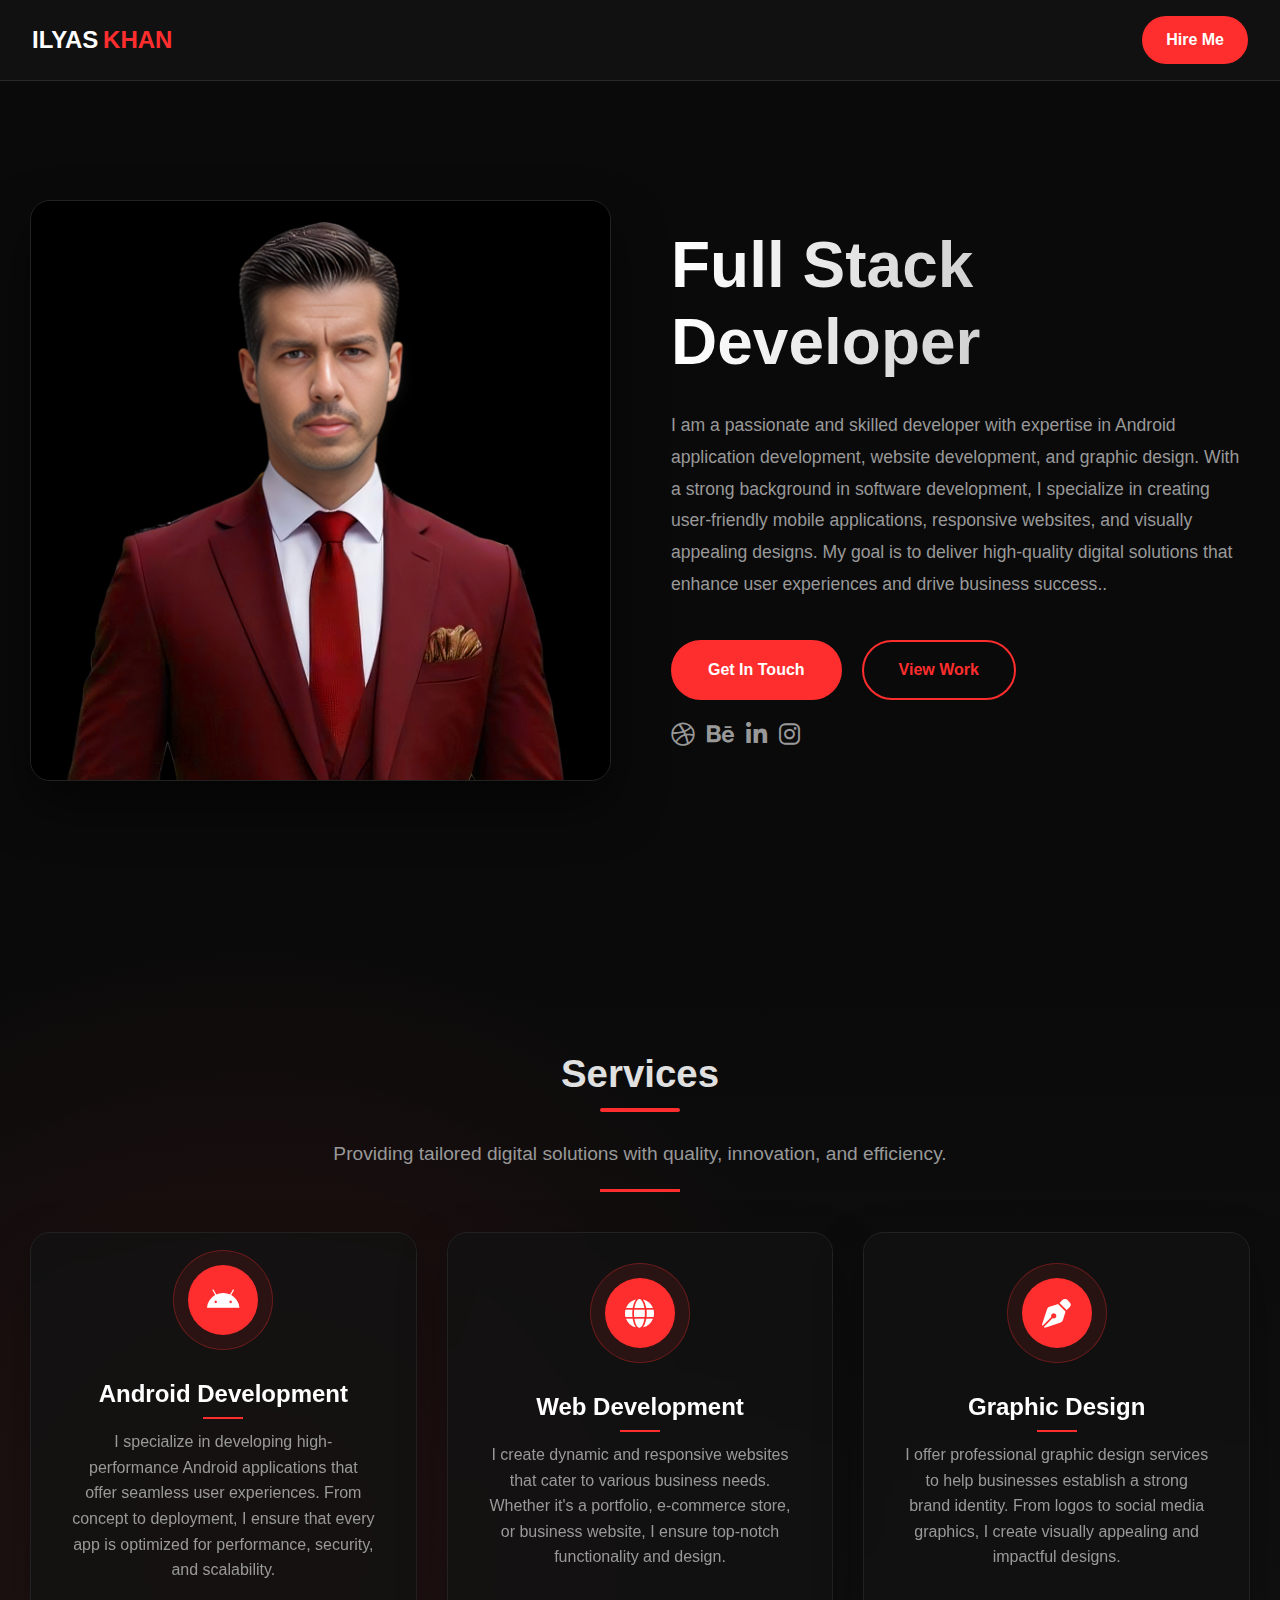
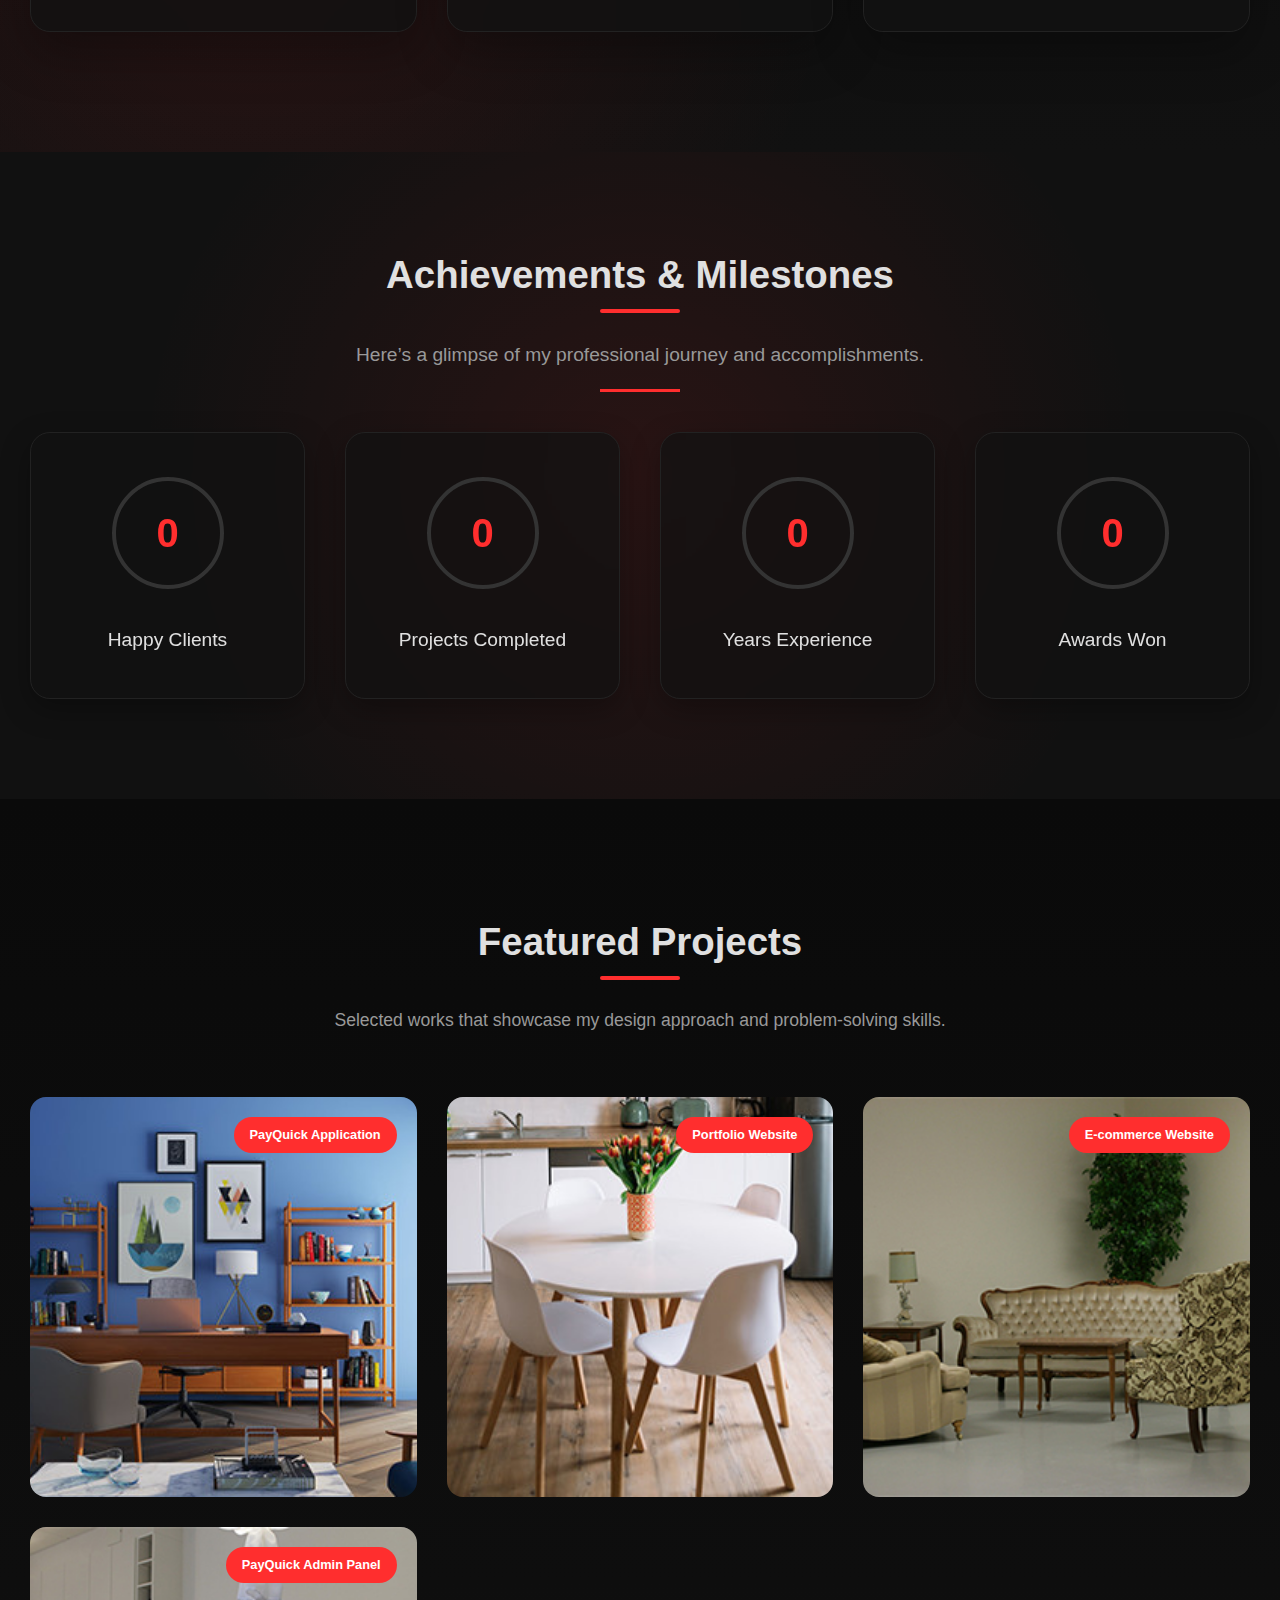
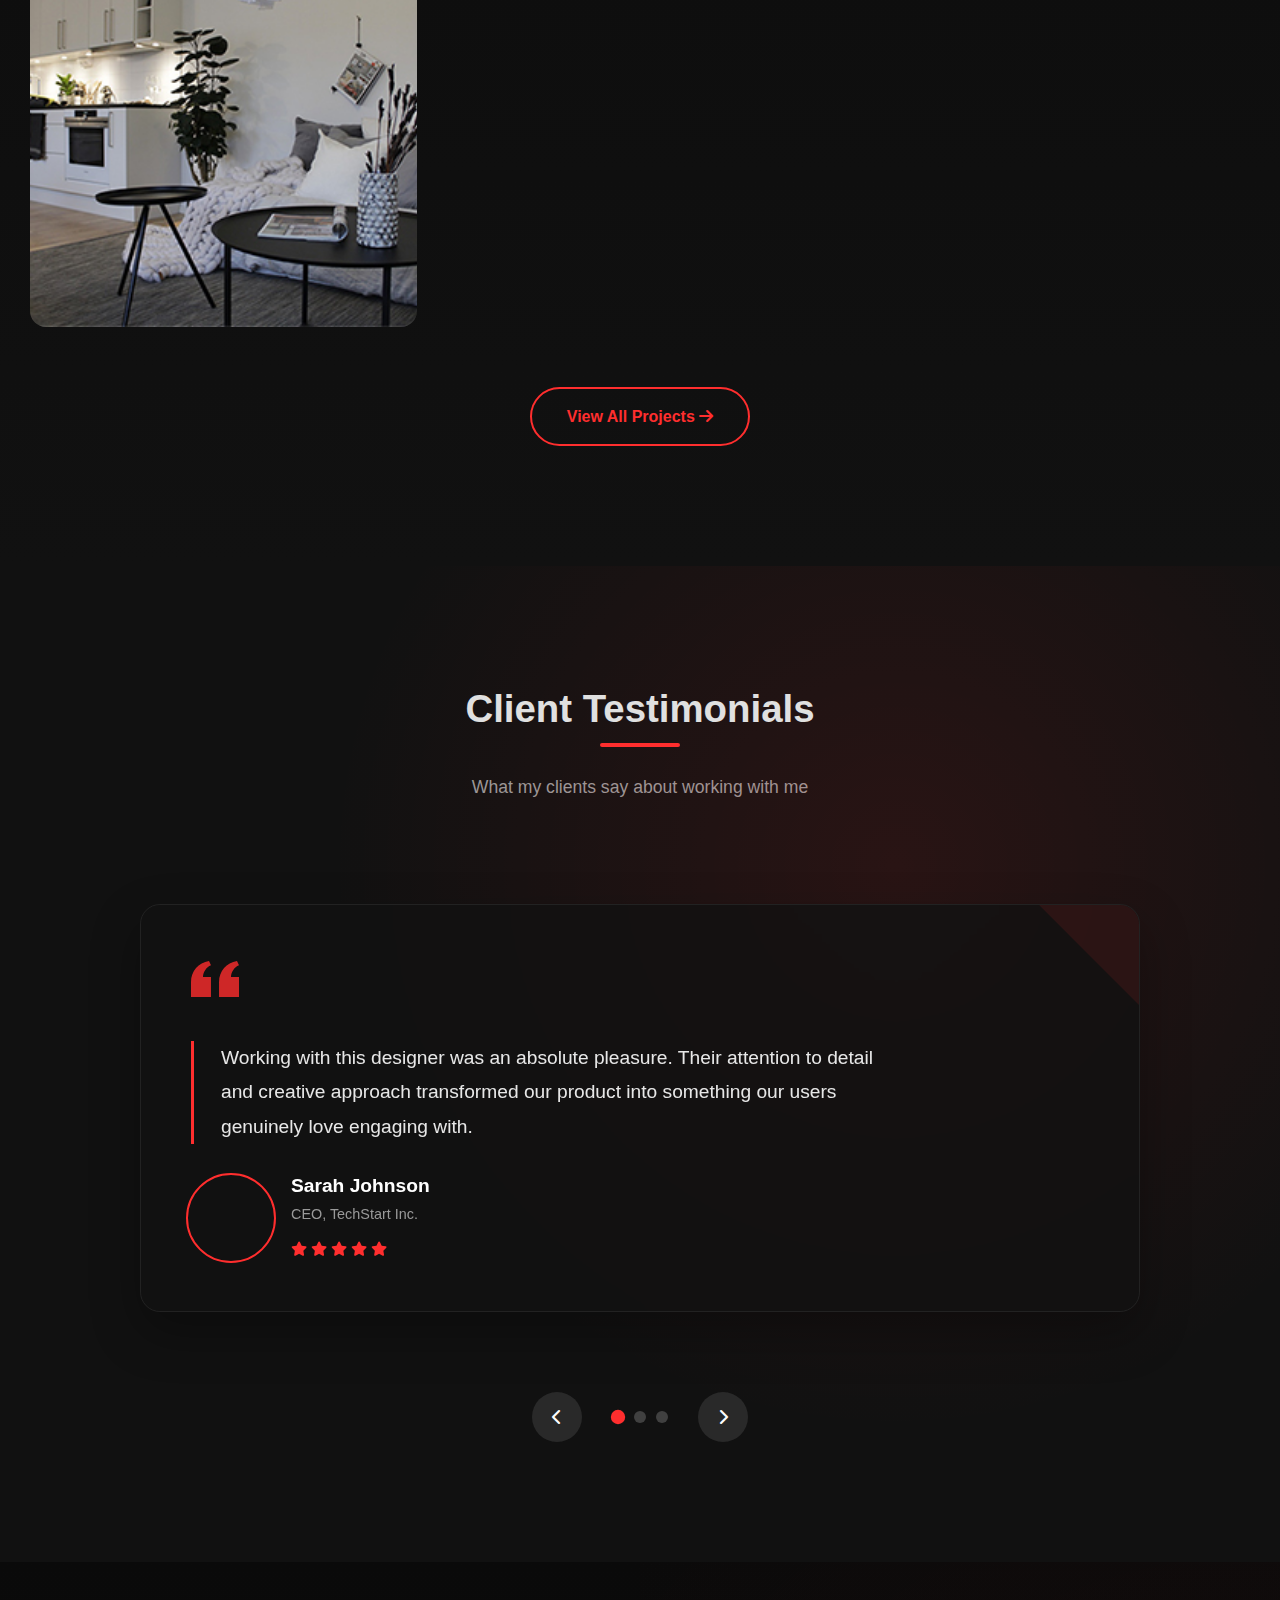
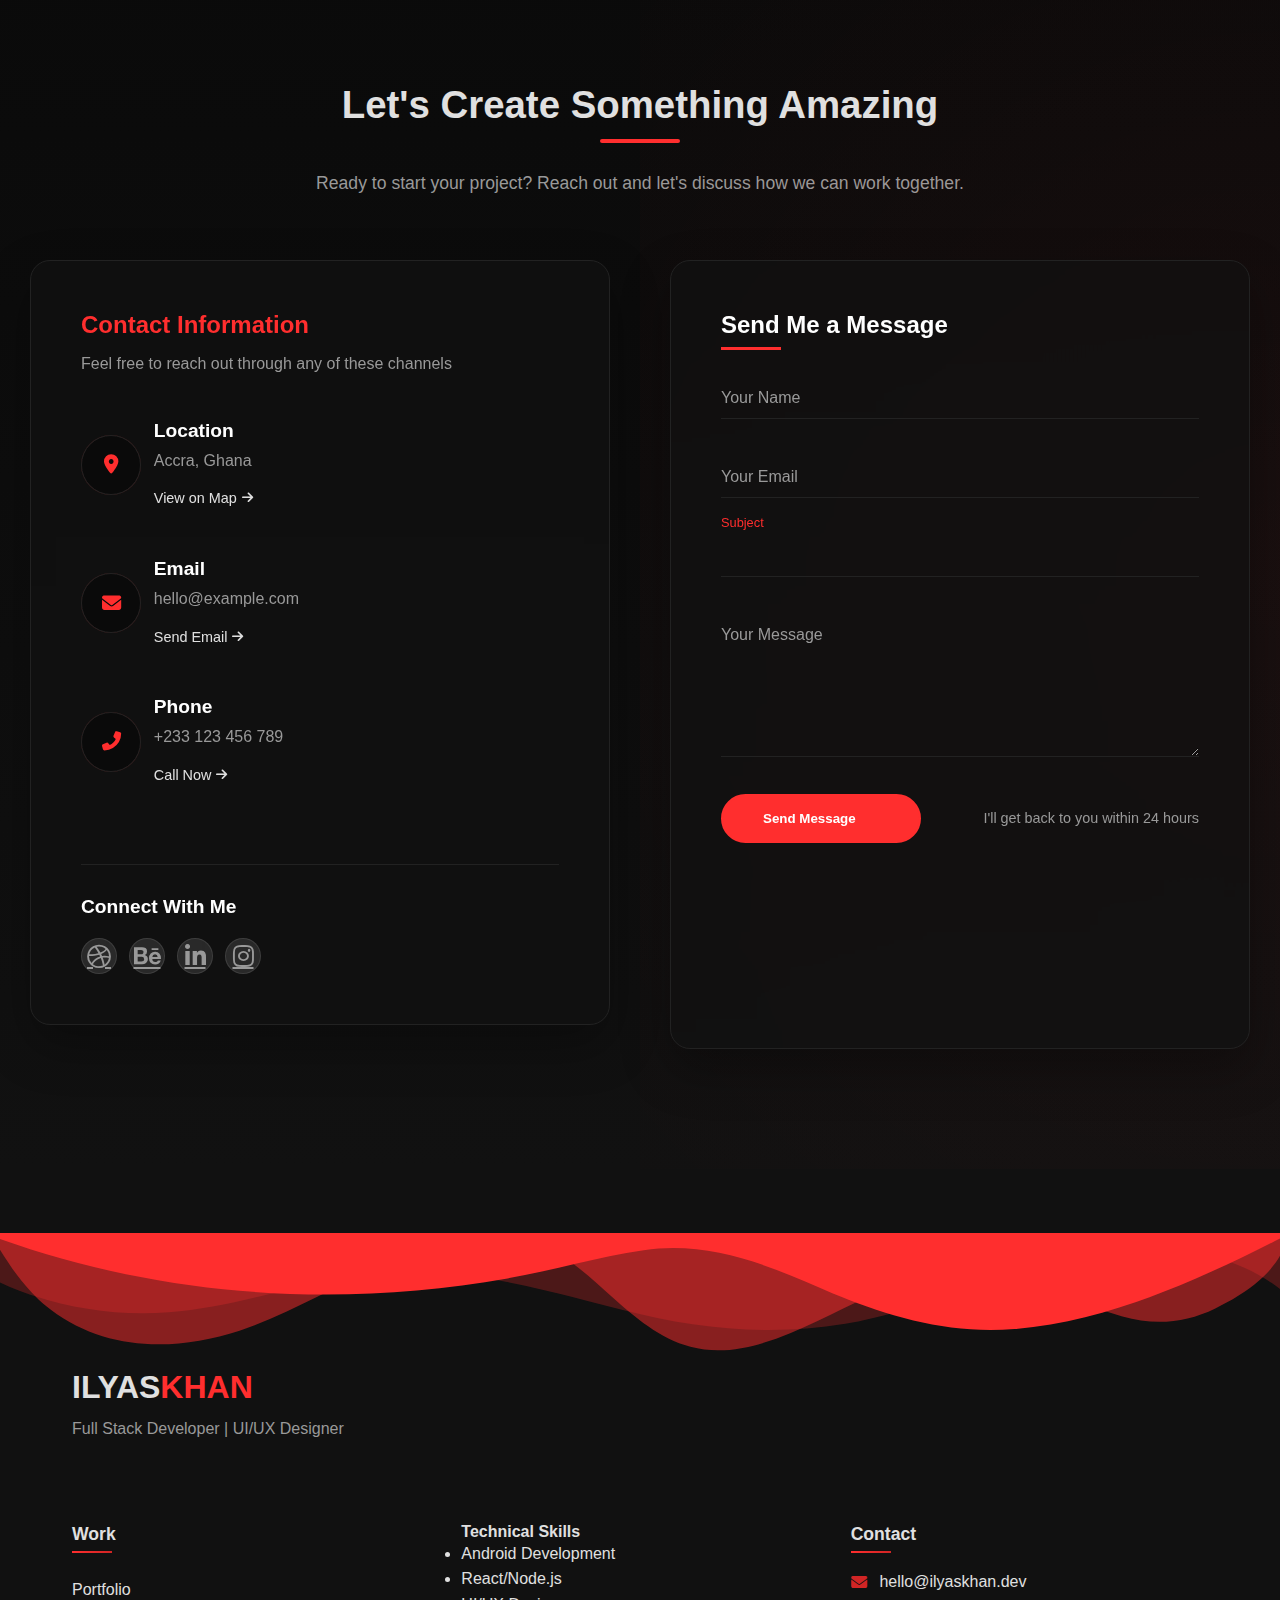
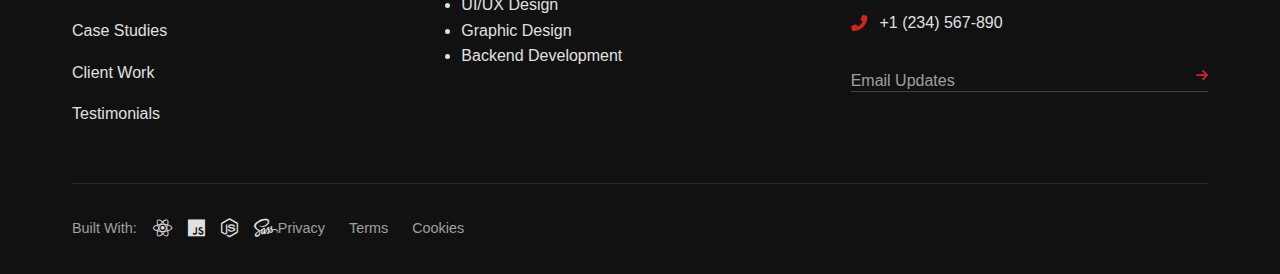
<file: Index.html>
<!DOCTYPE html>
<html lang="en">
    <head>
        <meta charset="UTF-8">
        <meta name="viewport" content="width=device-width, initial-scale=1.0">
        <title>Ilyas Khan | Full Stack Developer Portfolio</title>
        <meta name="description" content="Professional portfolio of Ilyas Khan, Full Stack Developer specializing in UI/UX design and web development">
        <meta property="og:title" content="Ilyas Khan | Full Stack Developer">
        <meta property="og:description" content="Professional portfolio showcasing design and development work">
        <meta property="og:image" content="https://yourdomain.com/profile_image.png">
        <meta name="twitter:card" content="summary_large_image">
        <link rel="preload" href="https://cdnjs.cloudflare.com/ajax/libs/font-awesome/6.4.0/css/all.min.css" as="style">
        <link rel="stylesheet" href="https://cdnjs.cloudflare.com/ajax/libs/font-awesome/6.4.0/css/all.min.css">
        <link rel="stylesheet" href="style.css">
    </head>
<body>
    <!-- Modern Advanced Header -->
<header class="glass-header">
    <div class="header-container">
        <!-- Animated Logo -->
        <a href="#" class="logo-magnetic" data-cursor-interact>
            <div class="logo-wrapper">
                <span class="logo-main">ILYAS</span>
                <span class="logo-accent">KHAN</span>
                <div class="logo-underline"></div>
            </div>
        </a>

        <!-- Main Navigation -->
        <nav class="nav-advanced">
            <ul class="nav-list">
                <li class="nav-item" data-cursor-interact>
                    <a href="#home" class="nav-link hover-underline">
                        <span class="nav-text">Home</span>
                        <span class="nav-icon"><i class="fas fa-home"></i></span>
                    </a>
                </li>
                <li class="nav-item" data-cursor-interact>
                    <a href="#services" class="nav-link hover-underline">
                        <span class="nav-text">Services</span>
                        <span class="nav-icon"><i class="fas fa-code"></i></span>
                    </a>
                </li>
                <li class="nav-item" data-cursor-interact>
                    <a href="#projects" class="nav-link hover-underline">
                        <span class="nav-text">Projects</span>
                        <span class="nav-icon"><i class="fas fa-project-diagram"></i></span>
                    </a>
                </li>
                <li class="nav-item" data-cursor-interact>
                    <a href="#testimonials" class="nav-link hover-underline">
                        <span class="nav-text">Testimonials</span>
                        <span class="nav-icon"><i class="fas fa-quote-right"></i></span>
                    </a>
                </li>
                <li class="nav-item" data-cursor-interact>
                    <a href="#contact" class="nav-link hover-underline">
                        <span class="nav-text">Contact</span>
                        <span class="nav-icon"><i class="fas fa-envelope"></i></span>
                    </a>
                </li>
            </ul>
        </nav>

        <!-- Right Side Elements -->
        <div class="header-actions">
            
            <a href="#contact" class="cta-button" data-cursor-interact>
                <span>Hire Me</span>
                <div class="button-hover-effect"></div>
            </a>
        </div>

        <!-- Mobile Menu Button -->
        <button class="mobile-menu-btn" aria-label="Menu" data-cursor-interact>
            <div class="menu-icon">
                <span class="line top"></span>
                <span class="line middle"></span>
                <span class="line bottom"></span>
            </div>
        </button>
    </div>
</header>

    <!-- Hero Section -->
<section id="home" class="hero">
    <div class="container">
        <div class="hero-image animate">
            <!-- Replace with your actual image path -->
            <img src="profile_image.png" alt="Visual Designer Portfolio">
        </div>
        <div class="hero-content animate delay-1">
            <h1>Full Stack Developer</h1>
            <p>I am a passionate and skilled developer with expertise in Android application development, website development, and graphic design. With a strong background in software development, I specialize in creating user-friendly mobile applications, responsive websites, and visually appealing designs. My goal is to deliver high-quality digital solutions that enhance user experiences and drive business success..</p>
            <div class="hero-cta">
                <a href="#contact" class="btn">Get In Touch</a>
                <a href="#projects" class="btn btn-outline">View Work</a>
            </div>
            <div class="social-links">
                <a href="#"><i class="fab fa-dribbble"></i></a>
                <a href="#"><i class="fab fa-behance"></i></a>
                <a href="#"><i class="fab fa-linkedin-in"></i></a>
                <a href="#"><i class="fab fa-instagram"></i></a>
            </div>
        </div>
    </div>
</section>

<!-- Services Section -->
<section id="services">
    <div class="container">
        <div class="section-header animate">
            <h2>Services</h2>
            <p class="section-subtitle">Providing tailored digital solutions with quality, innovation, and efficiency.</p>
        </div>
        
        <div class="services-grid">
            <!-- Service 1 -->
            <div class="service-card animate">
                <div class="card-inner">
                    <div class="card-front">
                        <div class="service-icon-container">
                            <div class="icon-backdrop"></div>
                            <div class="service-icon">
                                <i class="fab fa-android"></i>
                            </div>
                        </div>
                        <h3>Android Development</h3>
                        <p>I specialize in developing high-performance Android applications that offer seamless user experiences. From concept to deployment, I ensure that every app is optimized for performance, security, and scalability.</p>
                    </div>
                    <div class="card-back">
                        <div class="back-content">
                            <h4>Android Development</h4>
                            <ul class="service-features">
                                <li><i class="fas fa-check"></i> Java & Kotlin Development</li>
                                <li><i class="fas fa-check"></i> Firebase Authentication & Database Integration</li>
                                <li><i class="fas fa-check"></i> Retrofit API & Payment Gateway Integration</li>
                                <li><i class="fas fa-check"></i> UI/UX Optimization for Smooth Interactions</li>
                            </ul>
                            <a href="#" class="service-cta">Explore Service</a>
                        </div>
                    </div>
                </div>
            </div>
            
            <!-- Service 2 -->
            <div class="service-card animate delay-1">
                <div class="card-inner">
                    <div class="card-front">
                        <div class="service-icon-container">
                            <div class="icon-backdrop"></div>
                            <div class="service-icon">
                                <i class="fas fa-globe"></i>
                            </div>
                        </div>
                        <h3>Web Development</h3>
                        <p>I create dynamic and responsive websites that cater to various business needs. Whether it's a portfolio, e-commerce store, or business website, I ensure top-notch functionality and design.</p>
                        
                    </div>
                    <div class="card-back">
                        <div class="back-content">
                            <h4>Web Development</h4>
                            <ul class="service-features">
                                <li><i class="fas fa-check"></i> Frontend & Backend Development</li>
                                <li><i class="fas fa-check"></i> PHP, Laravel, and MySQL Integration</li>
                                <li><i class="fas fa-check"></i> Mobile-Responsive & SEO-Optimized Websites</li>
                                <li><i class="fas fa-check"></i> Secure & Scalable Web Applications</li>
                            </ul>
                            <a href="#" class="service-cta">Explore Service</a>
                        </div>
                    </div>
                </div>
            </div>
            
            <!-- Service 3 -->
            <div class="service-card animate delay-2">
                <div class="card-inner">
                    <div class="card-front">
                        <div class="service-icon-container">
                            <div class="icon-backdrop"></div>
                            <div class="service-icon">
                                <i class="fas fa-pen-nib"></i>

                            </div>
                        </div>
                        <h3>Graphic Design</h3>
                        <p>I offer professional graphic design services to help businesses establish a strong brand identity. From logos to social media graphics, I create visually appealing and impactful designs.</p>
                        
                    </div>
                    <div class="card-back">
                        <div class="back-content">
                            <h4>Graphic Design</h4>
                            <ul class="service-features">
                                <li><i class="fas fa-check"></i> Logo & Branding Design</li>
                                <li><i class="fas fa-check"></i> UI/UX Prototyping</li>
                                <li><i class="fas fa-check"></i> Social Media & Marketing Graphics</li>
                                <li><i class="fas fa-check"></i> Adobe Photoshop & Illustrator Expertise</li>
                                <li><i class="fas fa-check"></i> Social Media Graphics</li>
                            </ul>
                            <a href="#" class="service-cta">Explore Service</a>
                        </div>
                    </div>
                </div>
            </div>
        </div>
    </div>
</section>

<!-- Stats Section -->
<section id="stats">
    <div class="container">
            <div class="section-header animate">
                <h2>Achievements & Milestones</h2>
                <p class="section-subtitle">Here’s a glimpse of my professional journey and accomplishments.</p>
            </div>
        <div class="stats-grid">
            <div class="stat-card animate">
                <div class="stat-circle">
                    <div class="stat-number" data-count="60">0</div>
                    <svg class="stat-progress" width="120" height="120">
                        <circle cx="60" cy="60" r="54" stroke="#333" stroke-width="4" fill="none"></circle>
                        <circle cx="60" cy="60" r="54" stroke="#ff2e2e" stroke-width="4" fill="none" 
                                stroke-dasharray="339" stroke-dashoffset="339"></circle>
                    </svg>
                </div>
                <p class="stat-label">Happy Clients</p>
            </div>
            <div class="stat-card animate delay-1">
                <div class="stat-circle">
                    <div class="stat-number" data-count="122">0</div>
                    <svg class="stat-progress" width="120" height="120">
                        <circle cx="60" cy="60" r="54" stroke="#333" stroke-width="4" fill="none"></circle>
                        <circle cx="60" cy="60" r="54" stroke="#ff2e2e" stroke-width="4" fill="none" 
                                stroke-dasharray="339" stroke-dashoffset="339"></circle>
                    </svg>
                </div>
                <p class="stat-label">Projects Completed</p>
            </div>
            <div class="stat-card animate delay-2">
                <div class="stat-circle">
                    <div class="stat-number" data-count="8">0</div>
                    <svg class="stat-progress" width="120" height="120">
                        <circle cx="60" cy="60" r="54" stroke="#333" stroke-width="4" fill="none"></circle>
                        <circle cx="60" cy="60" r="54" stroke="#ff2e2e" stroke-width="4" fill="none" 
                                stroke-dasharray="339" stroke-dashoffset="339"></circle>
                    </svg>
                </div>
                <p class="stat-label">Years Experience</p>
            </div>
            <div class="stat-card animate delay-3">
                <div class="stat-circle">
                    <div class="stat-number" data-count="10">0</div>
                    <svg class="stat-progress" width="120" height="120">
                        <circle cx="60" cy="60" r="54" stroke="#333" stroke-width="4" fill="none"></circle>
                        <circle cx="60" cy="60" r="54" stroke="#ff2e2e" stroke-width="4" fill="none" 
                                stroke-dasharray="339" stroke-dashoffset="339"></circle>
                    </svg>
                </div>
                <p class="stat-label">Awards Won</p>
            </div>
        </div>
    </div>
</section>

<!-- Projects Section -->
<section id="projects">
    <div class="container">
        <div class="section-header animate">
            <h2>Featured Projects</h2>
            <p>Selected works that showcase my design approach and problem-solving skills.</p>
        </div>
        <div class="projects-grid">
            <!-- Project 1 -->
            <div class="project-card animate">
                <div class="project-media">
                    <img src="/assets/images/b2.jpg" alt="The Vintage" class="project-image">
                    <div class="project-badge">PayQuick Application</div>
                    <div class="project-hover-content">
                        <div class="hover-content-inner">
                            <h3 class="project-title">PayQuick</h3>
                            <span class="project-category">Fintech Solution</span>
                            <p class="project-description">A secure and efficient money transfer application integrated with the Easypaisa payment gateway. 
                                Features include instant transactions, Firebase authentication, and a user-friendly UI.</p>
                            <a href="#" class="project-link">
                                Explore Project <i class="fas fa-arrow-right"></i>
                            </a>
                        </div>
                    </div>
                </div>
            </div>
            
            <!-- Project 2 -->
            <div class="project-card animate delay-1">
                <div class="project-media">
                    <img src="/assets/images/b3.jpg" alt="Foodcard" class="project-image">
                    <div class="project-badge">Portfolio Website</div>
                    <div class="project-hover-content">
                        <div class="hover-content-inner">
                            <h3 class="project-title">Portfolio Website</h3>
                            <span class="project-category">Web Development</span>
                            <p class="project-description">Designed and developed a responsive portfolio website to showcase projects, skills, and experience with a modern and user-friendly interface.</p>
                            <a href="#" class="project-link">
                                Explore Project <i class="fas fa-arrow-right"></i>
                            </a>
                        </div>
                    </div>
                </div>
            </div>
            
            <!-- Project 3 -->
            <div class="project-card animate delay-2">
                <div class="project-media">
                    <img src="/assets/images/blog-img1.jpg" alt="Moreo Accent" class="project-image">
                    <div class="project-badge">E-commerce Website</div>
                    <div class="project-hover-content">
                        <div class="hover-content-inner">
                            <h3 class="project-title">E-commerce Website</h3>
                            <span class="project-category">Online Shopping Platform</span>
                            <p class="project-description">A fully functional e-commerce website built using Laravel and MySQL, featuring secure payment gateways, 
                                an intuitive user interface, and a seamless shopping experience for customers.</p>
                            <a href="#" class="project-link">
                                Explore Project <i class="fas fa-arrow-right"></i>
                            </a>
                        </div>
                    </div>
                </div>
            </div>
            
            <!-- Project 4 -->
            <div class="project-card animate delay-3">
                <div class="project-media">
                    <img src="/assets/images/blog-img2.jpg" alt="MARCO ACCENT" class="project-image">
                    <div class="project-badge">PayQuick Admin Panel</div>
                    <div class="project-hover-content">
                        <div class="hover-content-inner">
                            <h3 class="project-title">PayQuick Admin Panel</h3>
                            <span class="project-category">Admin Dashboard</span>
                            <p class="project-description"> powerful admin panel designed for managing PayQuick users, transactions, and commissions efficiently. 
                                Built with PHP and MySQL, it provides real-time data insights, user control, and financial reporting.</p>
                            <a href="#" class="project-link">
                                Explore Project <i class="fas fa-arrow-right"></i>
                            </a>
                        </div>
                    </div>
                </div>
            </div>
        </div>
        
        <div class="view-more animate delay-4">
            <a href="#" class="btn btn-outline">
                View All Projects <i class="fas fa-arrow-right"></i>
            </a>
        </div>
    </div>
</section>

    <!-- Testimonials Section -->
<section id="testimonials">
    <div class="container">
        <div class="section-header animate">
            <h2>Client Testimonials</h2>
            <p>What my clients say about working with me</p>
        </div>
        
        <div class="testimonials-slider animate delay-1">
            <!-- Testimonial 1 -->
            <div class="testimonial-slide active">
                <div class="testimonial-card">
                    <div class="quote-icon">
                        <svg viewBox="0 0 24 24" width="48" height="48">
                            <path fill="var(--primary)" d="M14.017 21v-7.391c0-5.704 3.731-9.57 8.983-10.609l.995 2.151c-2.432.917-3.995 3.638-3.995 5.849h4v10h-9.983zm-14.017 0v-7.391c0-5.704 3.748-9.57 9-10.609l.996 2.151c-2.433.917-3.996 3.638-3.996 5.849h3.983v10h-9.983z"/>
                        </svg>
                    </div>
                    <div class="testimonial-content">
                        <div class="testimonial-quote">
                            <p>Working with this designer was an absolute pleasure. Their attention to detail and creative approach transformed our product into something our users genuinely love engaging with.</p>
                        </div>
                        <div class="testimonial-author">
                            <div class="author-avatar">
                                <img src="/assets/images/client.jpg" alt="Sarah Johnson" loading="lazy">
                                <div class="avatar-border"></div>
                            </div>
                            <div class="author-info">
                                <h4>Sarah Johnson</h4>
                                <p>CEO, TechStart Inc.</p>
                                <div class="author-rating">
                                    <i class="fas fa-star"></i>
                                    <i class="fas fa-star"></i>
                                    <i class="fas fa-star"></i>
                                    <i class="fas fa-star"></i>
                                    <i class="fas fa-star"></i>
                                </div>
                            </div>
                        </div>
                    </div>
                </div>
            </div>
            
            <!-- Testimonial 2 -->
            <div class="testimonial-slide">
                <div class="testimonial-card">
                    <div class="quote-icon">
                        <svg viewBox="0 0 24 24" width="48" height="48">
                            <path fill="var(--primary)" d="M14.017 21v-7.391c0-5.704 3.731-9.57 8.983-10.609l.995 2.151c-2.432.917-3.995 3.638-3.995 5.849h4v10h-9.983zm-14.017 0v-7.391c0-5.704 3.748-9.57 9-10.609l.996 2.151c-2.433.917-3.996 3.638-3.996 5.849h3.983v10h-9.983z"/>
                        </svg>
                    </div>
                    <div class="testimonial-content">
                        <div class="testimonial-quote">
                            <p>The design solutions provided were innovative and exceeded our expectations. Our conversion rates improved by 40% after implementing the new UI.</p>
                        </div>
                        <div class="testimonial-author">
                            <div class="author-avatar">
                                <img src="/assets/images/client.jpg" alt="Michael Chen" loading="lazy">
                                <div class="avatar-border"></div>
                            </div>
                            <div class="author-info">
                                <h4>Michael Chen</h4>
                                <p>Product Director, NexTech</p>
                                <div class="author-rating">
                                    <i class="fas fa-star"></i>
                                    <i class="fas fa-star"></i>
                                    <i class="fas fa-star"></i>
                                    <i class="fas fa-star"></i>
                                    <i class="fas fa-star-half-alt"></i>
                                </div>
                            </div>
                        </div>
                    </div>
                </div>
            </div>
            
            <!-- Testimonial 3 -->
            <div class="testimonial-slide">
                <div class="testimonial-card">
                    <div class="quote-icon">
                        <svg viewBox="0 0 24 24" width="48" height="48">
                            <path fill="var(--primary)" d="M14.017 21v-7.391c0-5.704 3.731-9.57 8.983-10.609l.995 2.151c-2.432.917-3.995 3.638-3.995 5.849h4v10h-9.983zm-14.017 0v-7.391c0-5.704 3.748-9.57 9-10.609l.996 2.151c-2.433.917-3.996 3.638-3.996 5.849h3.983v10h-9.983z"/>
                        </svg>
                    </div>
                    <div class="testimonial-content">
                        <div class="testimonial-quote">
                            <p>Exceptional branding work that perfectly captured our company's vision. The designer's ability to understand our needs was remarkable.</p>
                        </div>
                        <div class="testimonial-author">
                            <div class="author-avatar">
                                <img src="/assets/images/client.jpg" alt="Emma Rodriguez" loading="lazy">
                                <div class="avatar-border"></div>
                            </div>
                            <div class="author-info">
                                <h4>Emma Rodriguez</h4>
                                <p>Marketing Head, BrandVista</p>
                                <div class="author-rating">
                                    <i class="fas fa-star"></i>
                                    <i class="fas fa-star"></i>
                                    <i class="fas fa-star"></i>
                                    <i class="fas fa-star"></i>
                                    <i class="fas fa-star"></i>
                                </div>
                            </div>
                        </div>
                    </div>
                </div>
            </div>
        </div>
        
        <div class="slider-controls">
            <button class="slider-prev">
                <i class="fas fa-chevron-left"></i>
            </button>
            <div class="slider-dots"></div>
            <button class="slider-next">
                <i class="fas fa-chevron-right"></i>
            </button>
        </div>
    </div>
</section>

    <!-- Contact Section -->
<section id="contact">
    <div class="container">
        <div class="section-header animate">
            <h2>Let's Create Something Amazing</h2>
            <p>Ready to start your project? Reach out and let's discuss how we can work together.</p>
        </div>
        
        <div class="contact-container">
            <!-- Contact Information -->
            <div class="contact-info animate">
                <div class="contact-info-card">
                    <h3 class="contact-subtitle">Contact Information</h3>
                    <p class="contact-description">Feel free to reach out through any of these channels</p>
                    
                    <div class="contact-items">
                        <div class="contact-item">
                            <div class="contact-icon-wrapper">
                                <div class="contact-icon">
                                    <i class="fas fa-map-marker-alt"></i>
                                </div>
                                <div class="icon-pulse"></div>
                            </div>
                            <div class="contact-text">
                                <h4>Location</h4>
                                <p>Accra, Ghana</p>
                                <a href="#" class="contact-link">View on Map <i class="fas fa-arrow-right"></i></a>
                            </div>
                        </div>
                        
                        <div class="contact-item">
                            <div class="contact-icon-wrapper">
                                <div class="contact-icon">
                                    <i class="fas fa-envelope"></i>
                                </div>
                                <div class="icon-pulse"></div>
                            </div>
                            <div class="contact-text">
                                <h4>Email</h4>
                                <p>hello@example.com</p>
                                <a href="mailto:hello@example.com" class="contact-link">Send Email <i class="fas fa-arrow-right"></i></a>
                            </div>
                        </div>
                        
                        <div class="contact-item">
                            <div class="contact-icon-wrapper">
                                <div class="contact-icon">
                                    <i class="fas fa-phone-alt"></i>
                                </div>
                                <div class="icon-pulse"></div>
                            </div>
                            <div class="contact-text">
                                <h4>Phone</h4>
                                <p>+233 123 456 789</p>
                                <a href="tel:+233123456789" class="contact-link">Call Now <i class="fas fa-arrow-right"></i></a>
                            </div>
                        </div>
                    </div>
                    
                    <div class="contact-social">
                        <h4>Connect With Me</h4>
                        <div class="social-links">
                            <a href="#" class="social-link"><i class="fab fa-dribbble"></i></a>
                            <a href="#" class="social-link"><i class="fab fa-behance"></i></a>
                            <a href="#" class="social-link"><i class="fab fa-linkedin-in"></i></a>
                            <a href="#" class="social-link"><i class="fab fa-instagram"></i></a>
                        </div>
                    </div>
                </div>
            </div>
            
            <!-- Contact Form -->
            <div class="contact-form animate delay-1">
                <div class="form-container">
                    <h3 class="form-title">Send Me a Message</h3>
                    
                    <form id="contactForm" class="floating-form">
                        <div class="form-group floating-group">
                            <input type="text" id="name" class="form-control" required autocomplete="name" 
                            aria-required="true">
                            <label for="name">Your Name</label>
                            <div class="form-line"></div>
                        </div>
                        
                        <div class="form-group floating-group">
                            <input type="email" id="email" class="form-control" required autocomplete="email"
                            aria-required="true">
                            <label for="email">Your Email</label>
                            <div class="form-line"></div>
                        </div>
                        
                        <div class="form-group floating-group">
                            <input type="text" id="subject" class="form-control">
                            <label for="subject">Subject</label>
                            <div class="form-line"></div>
                        </div>
                        
                        <div class="form-group floating-group">
                            <textarea id="message" class="form-control" required></textarea>
                            <label for="message">Your Message</label>
                            <div class="form-line"></div>
                        </div>
                        
                        <div class="form-footer">
                            <button type="submit" class="btn btn-submit">
                                <span>Send Message</span>
                                <div class="submit-icon">
                                    <i class="fas fa-paper-plane"></i>
                                </div>
                            </button>
                            <div class="form-note">I'll get back to you within 24 hours</div>
                        </div>
                    </form>
                </div>
            </div>
        </div>
    </div>
</section>

<!-- Modern Minimal Footer -->
<footer class="glass-footer">

    <div class="footer-curve">
        <svg viewBox="0 0 1200 120" preserveAspectRatio="none">
            <path d="M0,0V46.29c47.79,22.2,103.59,32.17,158,28,70.36-5.37,136.33-33.31,206.8-37.5C438.64,32.43,512.34,53.67,583,72.05c69.27,18,138.3,24.88,209.4,13.08,36.15-6,69.85-17.84,104.45-29.34C989.49,25,1113-14.29,1200,52.47V0Z" opacity=".25" fill="var(--primary)"></path>
            <path d="M0,0V15.81C13,36.92,27.64,56.86,47.69,72.05,99.41,111.27,165,111,224.58,91.58c31.15-10.15,60.09-26.07,89.67-39.8,40.92-19,84.73-46,130.83-49.67,36.26-2.85,70.9,9.42,98.6,31.56,31.77,25.39,62.32,62,103.63,73,40.44,10.79,81.35-6.69,119.13-24.28s75.16-39,116.92-43.05c59.73-5.85,113.28,22.88,168.9,38.84,30.2,8.66,59,6.17,87.09-7.5,22.43-10.89,48-26.93,60.65-49.24V0Z" opacity=".5" fill="var(--primary)"></path>
            <path d="M0,0V5.63C149.93,59,314.09,71.32,475.83,42.57c43-7.64,84.23-20.12,127.61-26.46,59-8.63,112.48,12.24,165.56,35.4C827.93,77.22,886,95.24,951.2,90c86.53-7,172.46-45.71,248.8-84.81V0Z" fill="var(--primary)"></path>
        </svg>
    </div>
    
    <div class="footer-container">
      <!-- Branding Section -->
     <div class="footer-brand">
        <!-- Logo at top left -->
        <div class="footer-top">
          <h3 class="footer-logo">ILYAS<span>KHAN</span></h3>
          <p class="footer-tagline">Full Stack Developer | UI/UX Designer</p>
       </div>
      </div>
  
      <!-- Link Grid -->
      <div class="footer-grid">
        <!-- Work Column -->
        <div class="footer-col">
          <h4 class="section-title">Work</h4>
          <ul class="footer-links">
            <li><a href="#" class="link-hover">Portfolio</a></li>
            <li><a href="#" class="link-hover">Case Studies</a></li>
            <li><a href="#" class="link-hover">Client Work</a></li>
            <li><a href="#" class="link-hover">Testimonials</a></li>
          </ul>
        </div>
        
        <div class="footer-skills">
          <h4 class="skills-title">Technical Skills</h4>
          <ul>
            <li>Android Development</li>
            <li>React/Node.js</li>
            <li>UI/UX Design</li>
            <li>Graphic Design</li>
            <li>Backend Development</li>
          </ul>
        </div>
        
        <!-- Contact Column -->
        <div class="footer-col">
          <h4 class="section-title">Contact</h4>
          <div class="contact-info">
            <div class="contact-item">
              <i class="fas fa-envelope"></i>
              <a href="mailto:hello@ilyaskhan.dev">hello@ilyaskhan.dev</a>
            </div>
            <div class="contact-item">
              <i class="fas fa-phone-alt"></i>
              <a href="tel:+1234567890">+1 (234) 567-890</a>
            </div>
          </div>
          
          <!-- Newsletter Form -->
          <form class="mini-newsletter">
            <div class="input-group">
              <input 
                type="email" 
                id="footer-email" 
                name="email" 
                required
                placeholder=" "
                autocomplete="off"
              >
              <label for="footer-email">Email Updates</label>
              <button type="submit" aria-label="Subscribe">
                <i class="fas fa-arrow-right"></i>
              </button>
            </div>
          </form>
        </div>
      </div>
      
      <!-- Footer Bottom -->
      <div class="footer-bottom">
        <div class="tech-stack">
          <span>Built With:</span>
          <div class="tech-icons">
            <i class="fab fa-react" data-tooltip="React"></i>
            <i class="fab fa-js" data-tooltip="JavaScript"></i>
            <i class="fab fa-node-js" data-tooltip="Node.js"></i>
            <i class="fab fa-sass" data-tooltip="Sass"></i>
          </div>
        </div>
        
        <div class="legal-links">
          <a href="#">Privacy</a>
          <a href="#">Terms</a>
          <a href="#">Cookies</a>
        </div>
        
        <div class="back-to-top" id="backToTop">
          <span>Top</span>
          <div class="arrow-icon">
            <i class="fas fa-arrow-up"></i>
          </div>
        </div>
      </div>
    </div>
  </footer>

    <script src="script.js"></script>
</body>
</html>
</file>
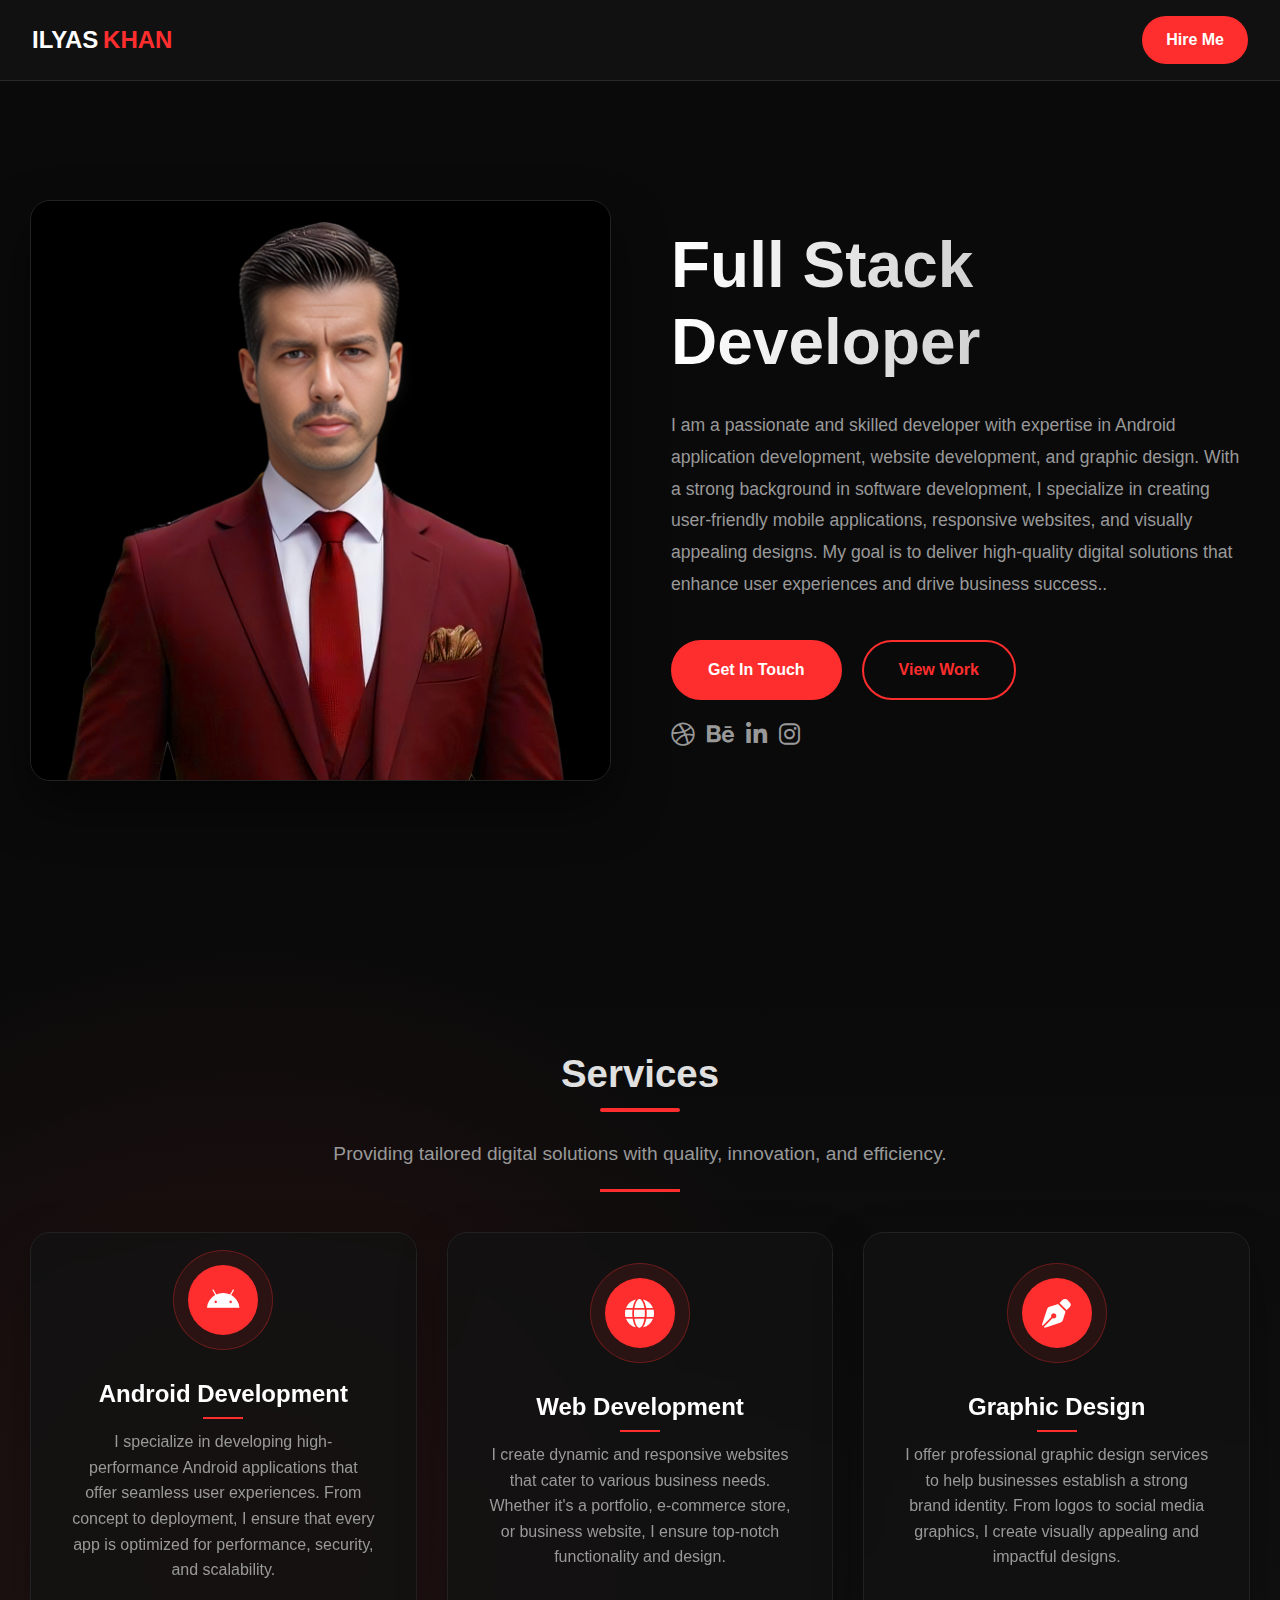
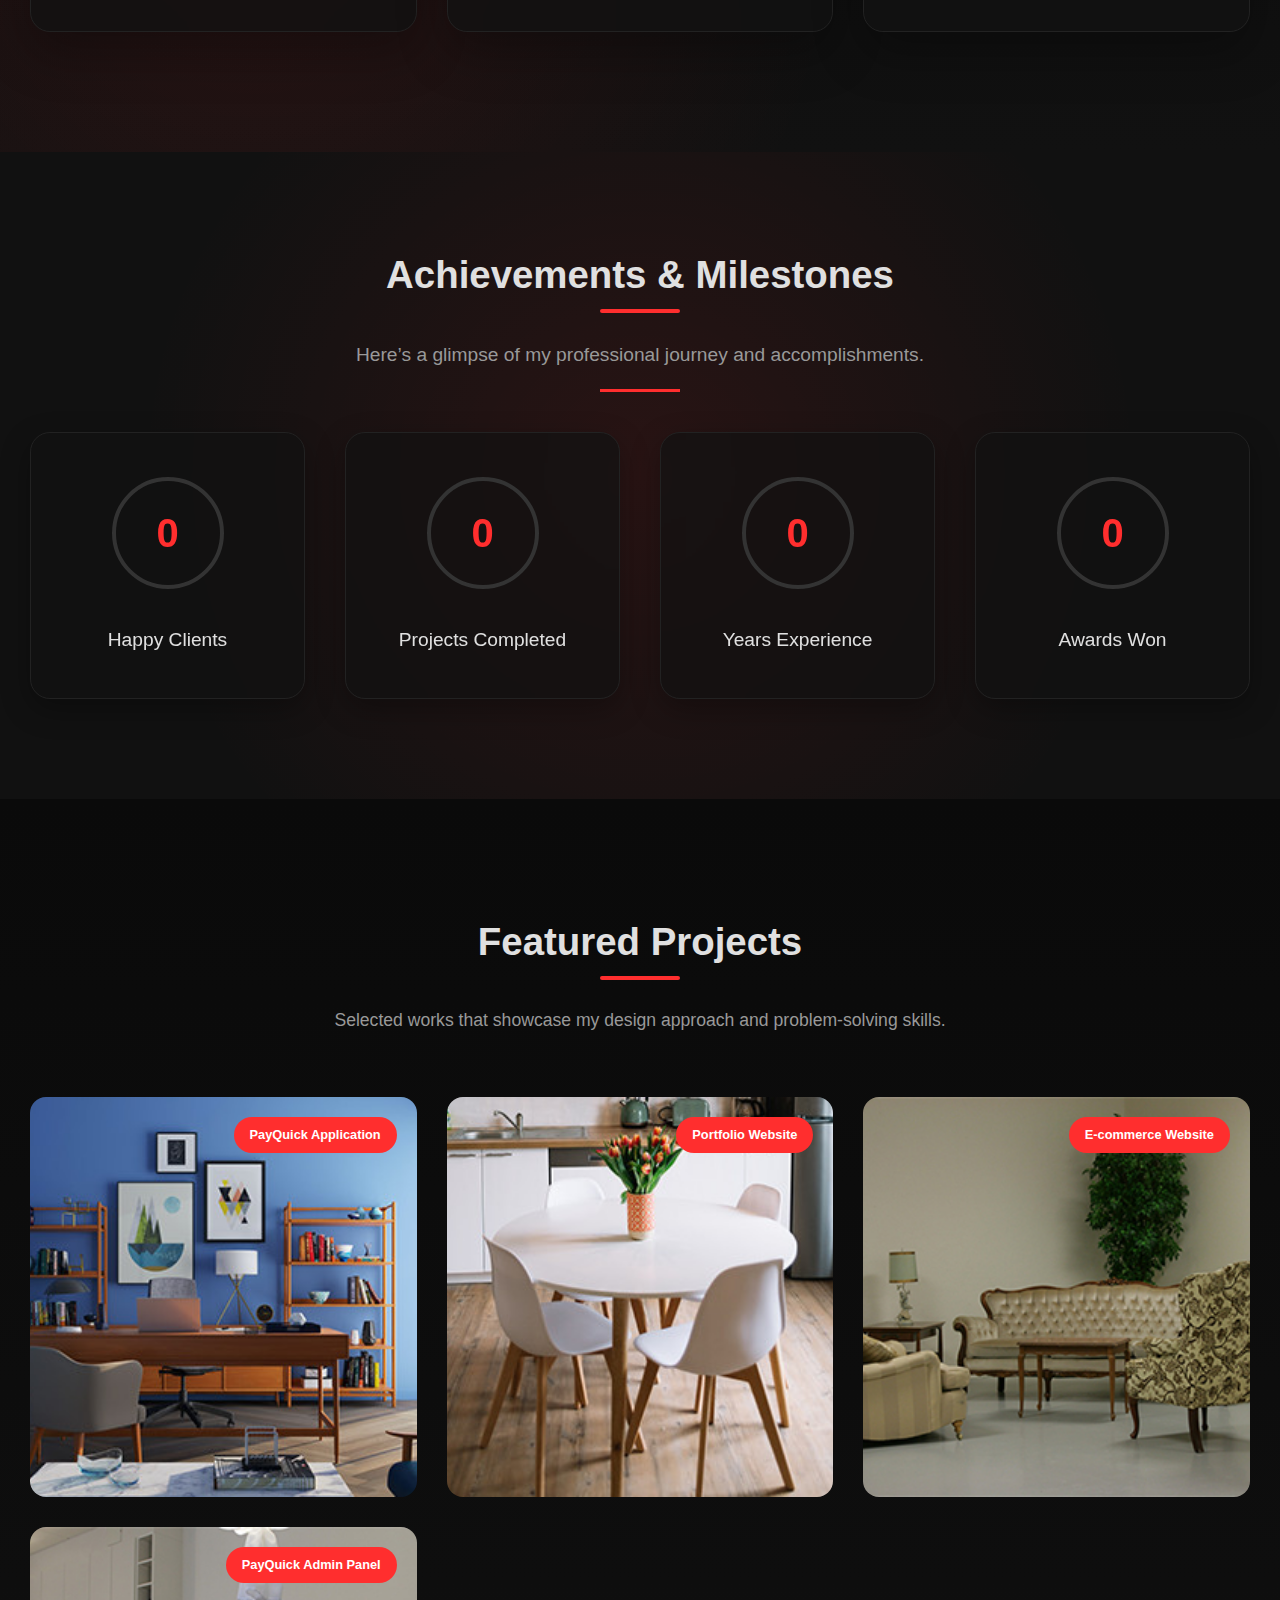
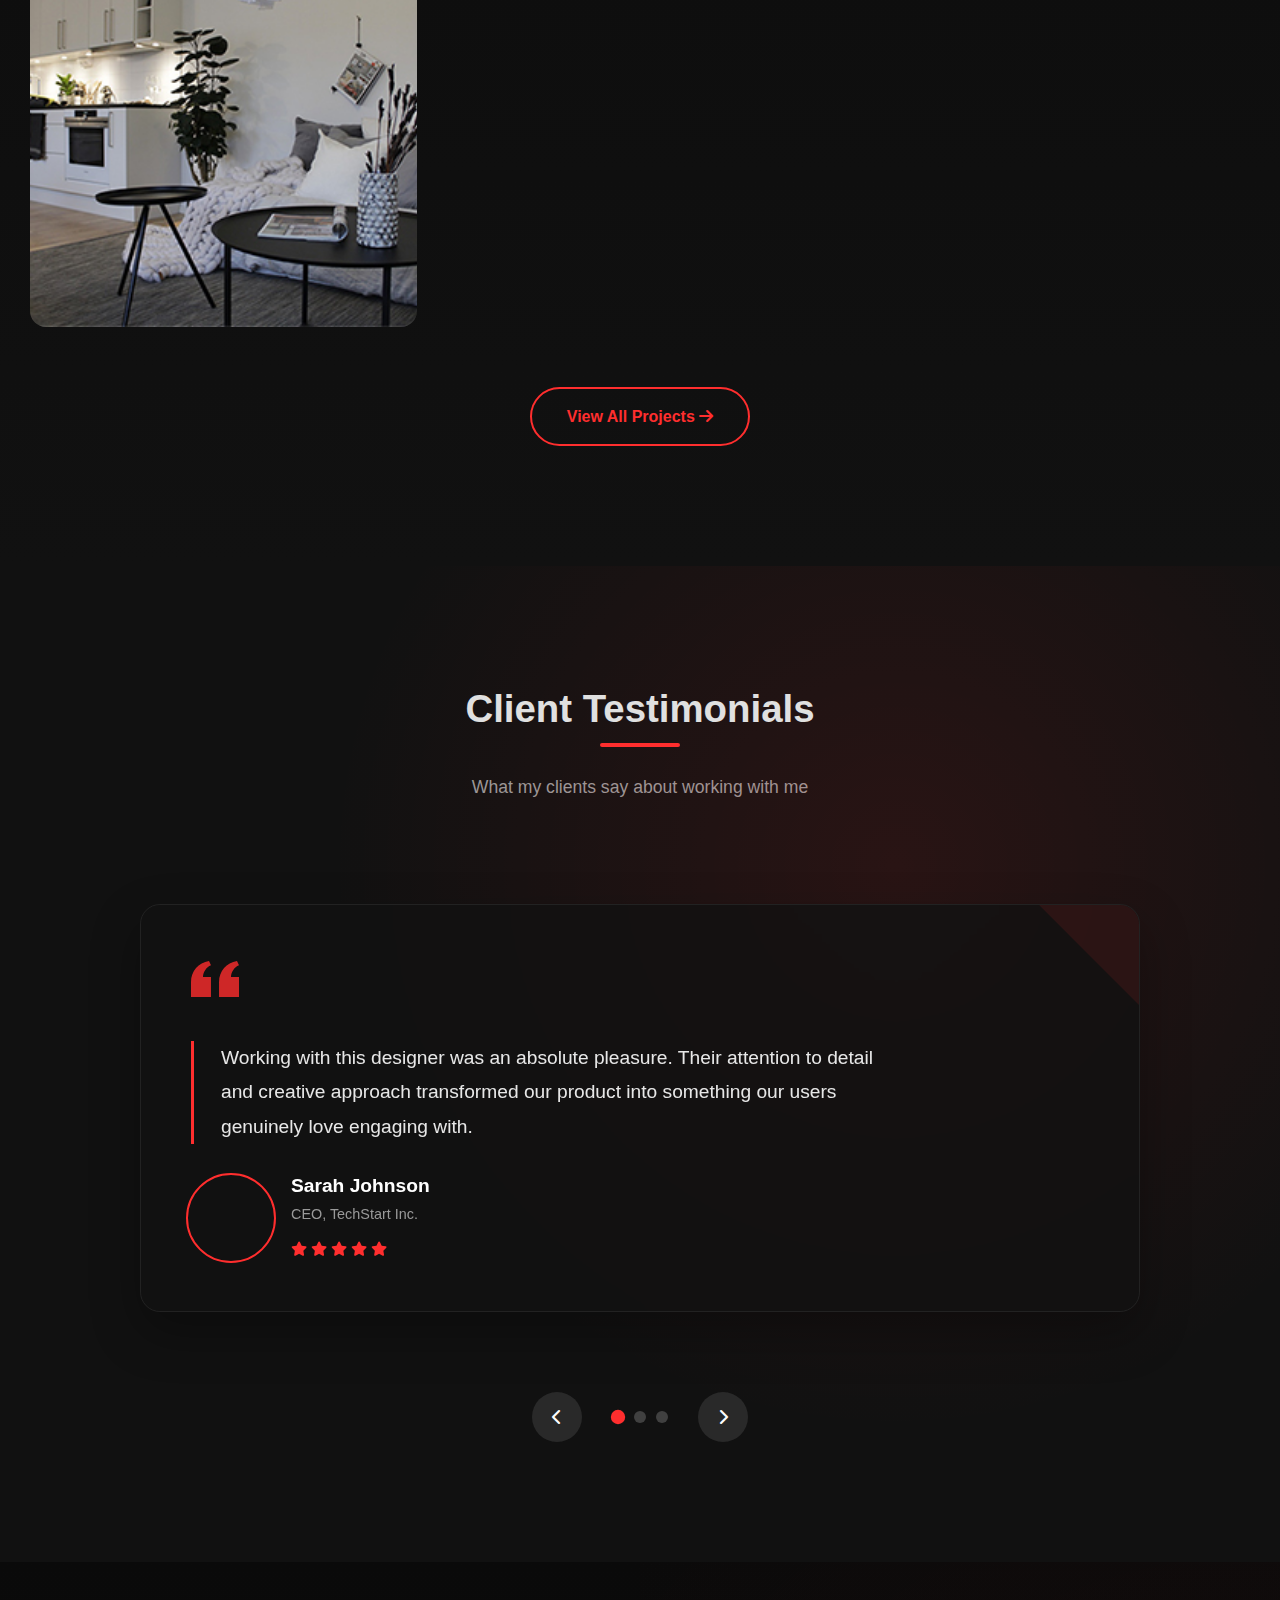
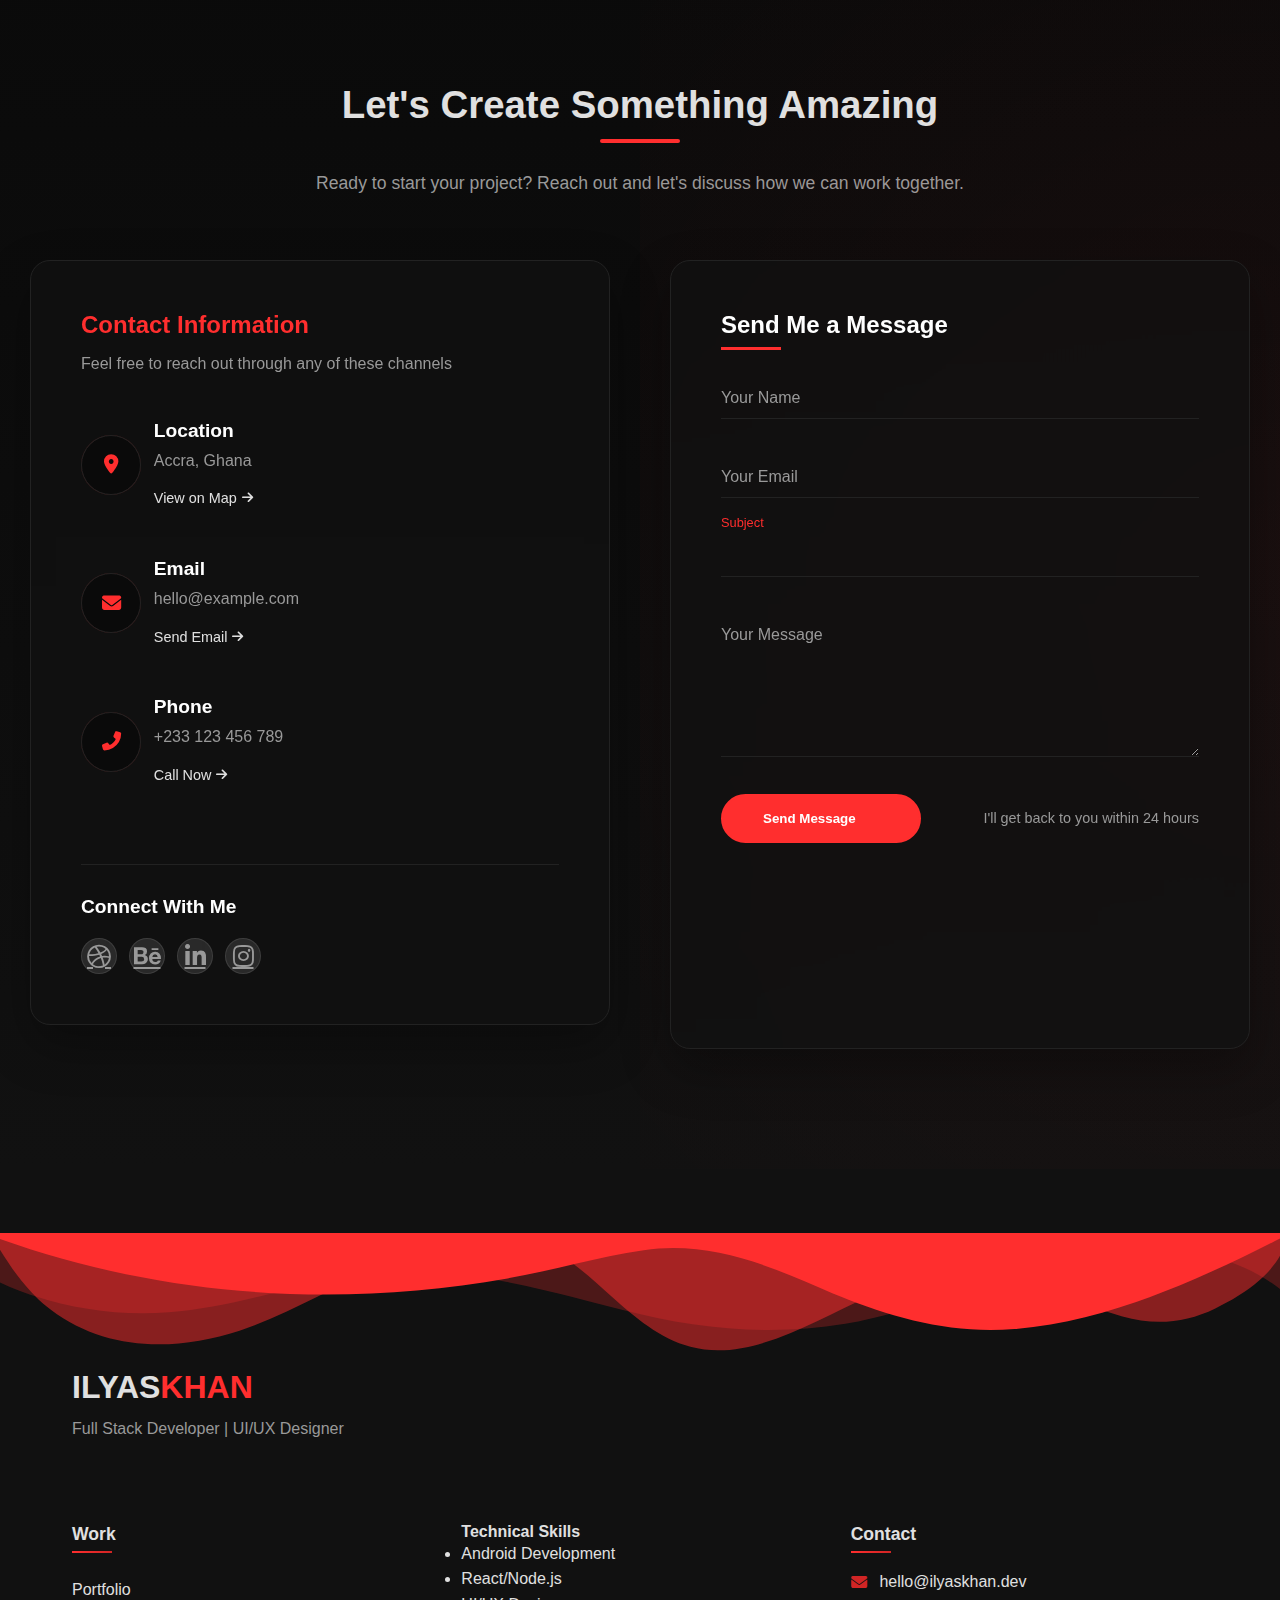
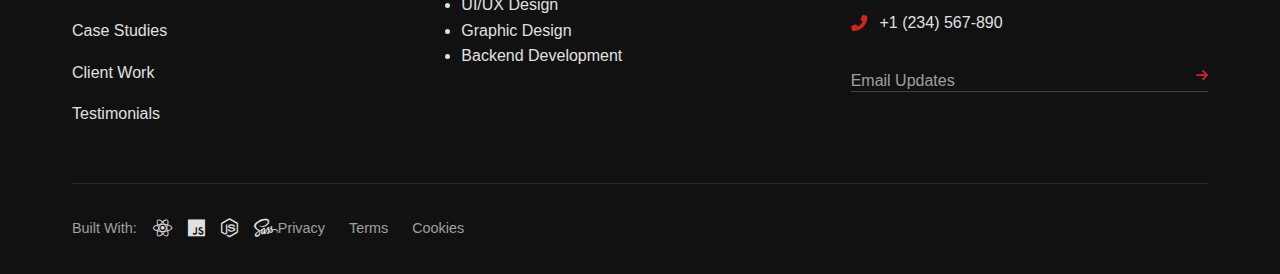
<file: index.html>
<!DOCTYPE html>
<html lang="en">
    <head>
        <meta charset="UTF-8">
        <meta name="viewport" content="width=device-width, initial-scale=1.0">
        <title>Ilyas Khan | Full Stack Developer Portfolio</title>
        <meta name="description" content="Professional portfolio of Ilyas Khan, Full Stack Developer specializing in UI/UX design and web development">
        <meta property="og:title" content="Ilyas Khan | Full Stack Developer">
        <meta property="og:description" content="Professional portfolio showcasing design and development work">
        <meta property="og:image" content="https://yourdomain.com/profile_image.png">
        <meta name="twitter:card" content="summary_large_image">
        <link rel="preload" href="https://cdnjs.cloudflare.com/ajax/libs/font-awesome/6.4.0/css/all.min.css" as="style">
        <link rel="stylesheet" href="https://cdnjs.cloudflare.com/ajax/libs/font-awesome/6.4.0/css/all.min.css">
        <link rel="stylesheet" href="style.css">
    </head>
<body>
    <!-- Modern Advanced Header -->
<header class="glass-header">
    <div class="header-container">
        <!-- Animated Logo -->
        <a href="#" class="logo-magnetic" data-cursor-interact>
            <div class="logo-wrapper">
                <span class="logo-main">ILYAS</span>
                <span class="logo-accent">KHAN</span>
                <div class="logo-underline"></div>
            </div>
        </a>

        <!-- Main Navigation -->
        <nav class="nav-advanced">
            <ul class="nav-list">
                <li class="nav-item" data-cursor-interact>
                    <a href="#home" class="nav-link hover-underline">
                        <span class="nav-text">Home</span>
                        <span class="nav-icon"><i class="fas fa-home"></i></span>
                    </a>
                </li>
                <li class="nav-item" data-cursor-interact>
                    <a href="#services" class="nav-link hover-underline">
                        <span class="nav-text">Services</span>
                        <span class="nav-icon"><i class="fas fa-code"></i></span>
                    </a>
                </li>
                <li class="nav-item" data-cursor-interact>
                    <a href="#projects" class="nav-link hover-underline">
                        <span class="nav-text">Projects</span>
                        <span class="nav-icon"><i class="fas fa-project-diagram"></i></span>
                    </a>
                </li>
                <li class="nav-item" data-cursor-interact>
                    <a href="#testimonials" class="nav-link hover-underline">
                        <span class="nav-text">Testimonials</span>
                        <span class="nav-icon"><i class="fas fa-quote-right"></i></span>
                    </a>
                </li>
                <li class="nav-item" data-cursor-interact>
                    <a href="#contact" class="nav-link hover-underline">
                        <span class="nav-text">Contact</span>
                        <span class="nav-icon"><i class="fas fa-envelope"></i></span>
                    </a>
                </li>
            </ul>
        </nav>

        <!-- Right Side Elements -->
        <div class="header-actions">
            
            <a href="#contact" class="cta-button" data-cursor-interact>
                <span>Hire Me</span>
                <div class="button-hover-effect"></div>
            </a>
        </div>

        <!-- Mobile Menu Button -->
        <button class="mobile-menu-btn" aria-label="Menu" data-cursor-interact>
            <div class="menu-icon">
                <span class="line top"></span>
                <span class="line middle"></span>
                <span class="line bottom"></span>
            </div>
        </button>
    </div>
</header>

    <!-- Hero Section -->
<section id="home" class="hero">
    <div class="container">
        <div class="hero-image animate">
            <!-- Replace with your actual image path -->
            <img src="profile_image.png" alt="Visual Designer Portfolio">
        </div>
        <div class="hero-content animate delay-1">
            <h1>Full Stack Developer</h1>
            <p>I am a passionate and skilled developer with expertise in Android application development, website development, and graphic design. With a strong background in software development, I specialize in creating user-friendly mobile applications, responsive websites, and visually appealing designs. My goal is to deliver high-quality digital solutions that enhance user experiences and drive business success..</p>
            <div class="hero-cta">
                <a href="#contact" class="btn">Get In Touch</a>
                <a href="#projects" class="btn btn-outline">View Work</a>
            </div>
            <div class="social-links">
                <a href="#"><i class="fab fa-dribbble"></i></a>
                <a href="#"><i class="fab fa-behance"></i></a>
                <a href="#"><i class="fab fa-linkedin-in"></i></a>
                <a href="#"><i class="fab fa-instagram"></i></a>
            </div>
        </div>
    </div>
</section>

<!-- Services Section -->
<section id="services">
    <div class="container">
        <div class="section-header animate">
            <h2>Services</h2>
            <p class="section-subtitle">Providing tailored digital solutions with quality, innovation, and efficiency.</p>
        </div>
        
        <div class="services-grid">
            <!-- Service 1 -->
            <div class="service-card animate">
                <div class="card-inner">
                    <div class="card-front">
                        <div class="service-icon-container">
                            <div class="icon-backdrop"></div>
                            <div class="service-icon">
                                <i class="fab fa-android"></i>
                            </div>
                        </div>
                        <h3>Android Development</h3>
                        <p>I specialize in developing high-performance Android applications that offer seamless user experiences. From concept to deployment, I ensure that every app is optimized for performance, security, and scalability.</p>
                    </div>
                    <div class="card-back">
                        <div class="back-content">
                            <h4>Android Development</h4>
                            <ul class="service-features">
                                <li><i class="fas fa-check"></i> Java & Kotlin Development</li>
                                <li><i class="fas fa-check"></i> Firebase Authentication & Database Integration</li>
                                <li><i class="fas fa-check"></i> Retrofit API & Payment Gateway Integration</li>
                                <li><i class="fas fa-check"></i> UI/UX Optimization for Smooth Interactions</li>
                            </ul>
                            <a href="#" class="service-cta">Explore Service</a>
                        </div>
                    </div>
                </div>
            </div>
            
            <!-- Service 2 -->
            <div class="service-card animate delay-1">
                <div class="card-inner">
                    <div class="card-front">
                        <div class="service-icon-container">
                            <div class="icon-backdrop"></div>
                            <div class="service-icon">
                                <i class="fas fa-globe"></i>
                            </div>
                        </div>
                        <h3>Web Development</h3>
                        <p>I create dynamic and responsive websites that cater to various business needs. Whether it's a portfolio, e-commerce store, or business website, I ensure top-notch functionality and design.</p>
                        
                    </div>
                    <div class="card-back">
                        <div class="back-content">
                            <h4>Web Development</h4>
                            <ul class="service-features">
                                <li><i class="fas fa-check"></i> Frontend & Backend Development</li>
                                <li><i class="fas fa-check"></i> PHP, Laravel, and MySQL Integration</li>
                                <li><i class="fas fa-check"></i> Mobile-Responsive & SEO-Optimized Websites</li>
                                <li><i class="fas fa-check"></i> Secure & Scalable Web Applications</li>
                            </ul>
                            <a href="#" class="service-cta">Explore Service</a>
                        </div>
                    </div>
                </div>
            </div>
            
            <!-- Service 3 -->
            <div class="service-card animate delay-2">
                <div class="card-inner">
                    <div class="card-front">
                        <div class="service-icon-container">
                            <div class="icon-backdrop"></div>
                            <div class="service-icon">
                                <i class="fas fa-pen-nib"></i>

                            </div>
                        </div>
                        <h3>Graphic Design</h3>
                        <p>I offer professional graphic design services to help businesses establish a strong brand identity. From logos to social media graphics, I create visually appealing and impactful designs.</p>
                        
                    </div>
                    <div class="card-back">
                        <div class="back-content">
                            <h4>Graphic Design</h4>
                            <ul class="service-features">
                                <li><i class="fas fa-check"></i> Logo & Branding Design</li>
                                <li><i class="fas fa-check"></i> UI/UX Prototyping</li>
                                <li><i class="fas fa-check"></i> Social Media & Marketing Graphics</li>
                                <li><i class="fas fa-check"></i> Adobe Photoshop & Illustrator Expertise</li>
                                <li><i class="fas fa-check"></i> Social Media Graphics</li>
                            </ul>
                            <a href="#" class="service-cta">Explore Service</a>
                        </div>
                    </div>
                </div>
            </div>
        </div>
    </div>
</section>

<!-- Stats Section -->
<section id="stats">
    <div class="container">
            <div class="section-header animate">
                <h2>Achievements & Milestones</h2>
                <p class="section-subtitle">Here’s a glimpse of my professional journey and accomplishments.</p>
            </div>
        <div class="stats-grid">
            <div class="stat-card animate">
                <div class="stat-circle">
                    <div class="stat-number" data-count="60">0</div>
                    <svg class="stat-progress" width="120" height="120">
                        <circle cx="60" cy="60" r="54" stroke="#333" stroke-width="4" fill="none"></circle>
                        <circle cx="60" cy="60" r="54" stroke="#ff2e2e" stroke-width="4" fill="none" 
                                stroke-dasharray="339" stroke-dashoffset="339"></circle>
                    </svg>
                </div>
                <p class="stat-label">Happy Clients</p>
            </div>
            <div class="stat-card animate delay-1">
                <div class="stat-circle">
                    <div class="stat-number" data-count="122">0</div>
                    <svg class="stat-progress" width="120" height="120">
                        <circle cx="60" cy="60" r="54" stroke="#333" stroke-width="4" fill="none"></circle>
                        <circle cx="60" cy="60" r="54" stroke="#ff2e2e" stroke-width="4" fill="none" 
                                stroke-dasharray="339" stroke-dashoffset="339"></circle>
                    </svg>
                </div>
                <p class="stat-label">Projects Completed</p>
            </div>
            <div class="stat-card animate delay-2">
                <div class="stat-circle">
                    <div class="stat-number" data-count="8">0</div>
                    <svg class="stat-progress" width="120" height="120">
                        <circle cx="60" cy="60" r="54" stroke="#333" stroke-width="4" fill="none"></circle>
                        <circle cx="60" cy="60" r="54" stroke="#ff2e2e" stroke-width="4" fill="none" 
                                stroke-dasharray="339" stroke-dashoffset="339"></circle>
                    </svg>
                </div>
                <p class="stat-label">Years Experience</p>
            </div>
            <div class="stat-card animate delay-3">
                <div class="stat-circle">
                    <div class="stat-number" data-count="10">0</div>
                    <svg class="stat-progress" width="120" height="120">
                        <circle cx="60" cy="60" r="54" stroke="#333" stroke-width="4" fill="none"></circle>
                        <circle cx="60" cy="60" r="54" stroke="#ff2e2e" stroke-width="4" fill="none" 
                                stroke-dasharray="339" stroke-dashoffset="339"></circle>
                    </svg>
                </div>
                <p class="stat-label">Awards Won</p>
            </div>
        </div>
    </div>
</section>

<!-- Projects Section -->
<section id="projects">
    <div class="container">
        <div class="section-header animate">
            <h2>Featured Projects</h2>
            <p>Selected works that showcase my design approach and problem-solving skills.</p>
        </div>
        <div class="projects-grid">
            <!-- Project 1 -->
            <div class="project-card animate">
                <div class="project-media">
                    <img src="/assets/images/b2.jpg" alt="The Vintage" class="project-image">
                    <div class="project-badge">PayQuick Application</div>
                    <div class="project-hover-content">
                        <div class="hover-content-inner">
                            <h3 class="project-title">PayQuick</h3>
                            <span class="project-category">Fintech Solution</span>
                            <p class="project-description">A secure and efficient money transfer application integrated with the Easypaisa payment gateway. 
                                Features include instant transactions, Firebase authentication, and a user-friendly UI.</p>
                            <a href="#" class="project-link">
                                Explore Project <i class="fas fa-arrow-right"></i>
                            </a>
                        </div>
                    </div>
                </div>
            </div>
            
            <!-- Project 2 -->
            <div class="project-card animate delay-1">
                <div class="project-media">
                    <img src="/assets/images/b3.jpg" alt="Foodcard" class="project-image">
                    <div class="project-badge">Portfolio Website</div>
                    <div class="project-hover-content">
                        <div class="hover-content-inner">
                            <h3 class="project-title">Portfolio Website</h3>
                            <span class="project-category">Web Development</span>
                            <p class="project-description">Designed and developed a responsive portfolio website to showcase projects, skills, and experience with a modern and user-friendly interface.</p>
                            <a href="#" class="project-link">
                                Explore Project <i class="fas fa-arrow-right"></i>
                            </a>
                        </div>
                    </div>
                </div>
            </div>
            
            <!-- Project 3 -->
            <div class="project-card animate delay-2">
                <div class="project-media">
                    <img src="/assets/images/blog-img1.jpg" alt="Moreo Accent" class="project-image">
                    <div class="project-badge">E-commerce Website</div>
                    <div class="project-hover-content">
                        <div class="hover-content-inner">
                            <h3 class="project-title">E-commerce Website</h3>
                            <span class="project-category">Online Shopping Platform</span>
                            <p class="project-description">A fully functional e-commerce website built using Laravel and MySQL, featuring secure payment gateways, 
                                an intuitive user interface, and a seamless shopping experience for customers.</p>
                            <a href="#" class="project-link">
                                Explore Project <i class="fas fa-arrow-right"></i>
                            </a>
                        </div>
                    </div>
                </div>
            </div>
            
            <!-- Project 4 -->
            <div class="project-card animate delay-3">
                <div class="project-media">
                    <img src="/assets/images/blog-img2.jpg" alt="MARCO ACCENT" class="project-image">
                    <div class="project-badge">PayQuick Admin Panel</div>
                    <div class="project-hover-content">
                        <div class="hover-content-inner">
                            <h3 class="project-title">PayQuick Admin Panel</h3>
                            <span class="project-category">Admin Dashboard</span>
                            <p class="project-description"> powerful admin panel designed for managing PayQuick users, transactions, and commissions efficiently. 
                                Built with PHP and MySQL, it provides real-time data insights, user control, and financial reporting.</p>
                            <a href="#" class="project-link">
                                Explore Project <i class="fas fa-arrow-right"></i>
                            </a>
                        </div>
                    </div>
                </div>
            </div>
        </div>
        
        <div class="view-more animate delay-4">
            <a href="#" class="btn btn-outline">
                View All Projects <i class="fas fa-arrow-right"></i>
            </a>
        </div>
    </div>
</section>

    <!-- Testimonials Section -->
<section id="testimonials">
    <div class="container">
        <div class="section-header animate">
            <h2>Client Testimonials</h2>
            <p>What my clients say about working with me</p>
        </div>
        
        <div class="testimonials-slider animate delay-1">
            <!-- Testimonial 1 -->
            <div class="testimonial-slide active">
                <div class="testimonial-card">
                    <div class="quote-icon">
                        <svg viewBox="0 0 24 24" width="48" height="48">
                            <path fill="var(--primary)" d="M14.017 21v-7.391c0-5.704 3.731-9.57 8.983-10.609l.995 2.151c-2.432.917-3.995 3.638-3.995 5.849h4v10h-9.983zm-14.017 0v-7.391c0-5.704 3.748-9.57 9-10.609l.996 2.151c-2.433.917-3.996 3.638-3.996 5.849h3.983v10h-9.983z"/>
                        </svg>
                    </div>
                    <div class="testimonial-content">
                        <div class="testimonial-quote">
                            <p>Working with this designer was an absolute pleasure. Their attention to detail and creative approach transformed our product into something our users genuinely love engaging with.</p>
                        </div>
                        <div class="testimonial-author">
                            <div class="author-avatar">
                                <img src="/assets/images/client.jpg" alt="Sarah Johnson" loading="lazy">
                                <div class="avatar-border"></div>
                            </div>
                            <div class="author-info">
                                <h4>Sarah Johnson</h4>
                                <p>CEO, TechStart Inc.</p>
                                <div class="author-rating">
                                    <i class="fas fa-star"></i>
                                    <i class="fas fa-star"></i>
                                    <i class="fas fa-star"></i>
                                    <i class="fas fa-star"></i>
                                    <i class="fas fa-star"></i>
                                </div>
                            </div>
                        </div>
                    </div>
                </div>
            </div>
            
            <!-- Testimonial 2 -->
            <div class="testimonial-slide">
                <div class="testimonial-card">
                    <div class="quote-icon">
                        <svg viewBox="0 0 24 24" width="48" height="48">
                            <path fill="var(--primary)" d="M14.017 21v-7.391c0-5.704 3.731-9.57 8.983-10.609l.995 2.151c-2.432.917-3.995 3.638-3.995 5.849h4v10h-9.983zm-14.017 0v-7.391c0-5.704 3.748-9.57 9-10.609l.996 2.151c-2.433.917-3.996 3.638-3.996 5.849h3.983v10h-9.983z"/>
                        </svg>
                    </div>
                    <div class="testimonial-content">
                        <div class="testimonial-quote">
                            <p>The design solutions provided were innovative and exceeded our expectations. Our conversion rates improved by 40% after implementing the new UI.</p>
                        </div>
                        <div class="testimonial-author">
                            <div class="author-avatar">
                                <img src="/assets/images/client.jpg" alt="Michael Chen" loading="lazy">
                                <div class="avatar-border"></div>
                            </div>
                            <div class="author-info">
                                <h4>Michael Chen</h4>
                                <p>Product Director, NexTech</p>
                                <div class="author-rating">
                                    <i class="fas fa-star"></i>
                                    <i class="fas fa-star"></i>
                                    <i class="fas fa-star"></i>
                                    <i class="fas fa-star"></i>
                                    <i class="fas fa-star-half-alt"></i>
                                </div>
                            </div>
                        </div>
                    </div>
                </div>
            </div>
            
            <!-- Testimonial 3 -->
            <div class="testimonial-slide">
                <div class="testimonial-card">
                    <div class="quote-icon">
                        <svg viewBox="0 0 24 24" width="48" height="48">
                            <path fill="var(--primary)" d="M14.017 21v-7.391c0-5.704 3.731-9.57 8.983-10.609l.995 2.151c-2.432.917-3.995 3.638-3.995 5.849h4v10h-9.983zm-14.017 0v-7.391c0-5.704 3.748-9.57 9-10.609l.996 2.151c-2.433.917-3.996 3.638-3.996 5.849h3.983v10h-9.983z"/>
                        </svg>
                    </div>
                    <div class="testimonial-content">
                        <div class="testimonial-quote">
                            <p>Exceptional branding work that perfectly captured our company's vision. The designer's ability to understand our needs was remarkable.</p>
                        </div>
                        <div class="testimonial-author">
                            <div class="author-avatar">
                                <img src="/assets/images/client.jpg" alt="Emma Rodriguez" loading="lazy">
                                <div class="avatar-border"></div>
                            </div>
                            <div class="author-info">
                                <h4>Emma Rodriguez</h4>
                                <p>Marketing Head, BrandVista</p>
                                <div class="author-rating">
                                    <i class="fas fa-star"></i>
                                    <i class="fas fa-star"></i>
                                    <i class="fas fa-star"></i>
                                    <i class="fas fa-star"></i>
                                    <i class="fas fa-star"></i>
                                </div>
                            </div>
                        </div>
                    </div>
                </div>
            </div>
        </div>
        
        <div class="slider-controls">
            <button class="slider-prev">
                <i class="fas fa-chevron-left"></i>
            </button>
            <div class="slider-dots"></div>
            <button class="slider-next">
                <i class="fas fa-chevron-right"></i>
            </button>
        </div>
    </div>
</section>

    <!-- Contact Section -->
<section id="contact">
    <div class="container">
        <div class="section-header animate">
            <h2>Let's Create Something Amazing</h2>
            <p>Ready to start your project? Reach out and let's discuss how we can work together.</p>
        </div>
        
        <div class="contact-container">
            <!-- Contact Information -->
            <div class="contact-info animate">
                <div class="contact-info-card">
                    <h3 class="contact-subtitle">Contact Information</h3>
                    <p class="contact-description">Feel free to reach out through any of these channels</p>
                    
                    <div class="contact-items">
                        <div class="contact-item">
                            <div class="contact-icon-wrapper">
                                <div class="contact-icon">
                                    <i class="fas fa-map-marker-alt"></i>
                                </div>
                                <div class="icon-pulse"></div>
                            </div>
                            <div class="contact-text">
                                <h4>Location</h4>
                                <p>Accra, Ghana</p>
                                <a href="#" class="contact-link">View on Map <i class="fas fa-arrow-right"></i></a>
                            </div>
                        </div>
                        
                        <div class="contact-item">
                            <div class="contact-icon-wrapper">
                                <div class="contact-icon">
                                    <i class="fas fa-envelope"></i>
                                </div>
                                <div class="icon-pulse"></div>
                            </div>
                            <div class="contact-text">
                                <h4>Email</h4>
                                <p>hello@example.com</p>
                                <a href="mailto:hello@example.com" class="contact-link">Send Email <i class="fas fa-arrow-right"></i></a>
                            </div>
                        </div>
                        
                        <div class="contact-item">
                            <div class="contact-icon-wrapper">
                                <div class="contact-icon">
                                    <i class="fas fa-phone-alt"></i>
                                </div>
                                <div class="icon-pulse"></div>
                            </div>
                            <div class="contact-text">
                                <h4>Phone</h4>
                                <p>+233 123 456 789</p>
                                <a href="tel:+233123456789" class="contact-link">Call Now <i class="fas fa-arrow-right"></i></a>
                            </div>
                        </div>
                    </div>
                    
                    <div class="contact-social">
                        <h4>Connect With Me</h4>
                        <div class="social-links">
                            <a href="#" class="social-link"><i class="fab fa-dribbble"></i></a>
                            <a href="#" class="social-link"><i class="fab fa-behance"></i></a>
                            <a href="#" class="social-link"><i class="fab fa-linkedin-in"></i></a>
                            <a href="#" class="social-link"><i class="fab fa-instagram"></i></a>
                        </div>
                    </div>
                </div>
            </div>
            
            <!-- Contact Form -->
            <div class="contact-form animate delay-1">
                <div class="form-container">
                    <h3 class="form-title">Send Me a Message</h3>
                    
                    <form id="contactForm" class="floating-form">
                        <div class="form-group floating-group">
                            <input type="text" id="name" class="form-control" required autocomplete="name" 
                            aria-required="true">
                            <label for="name">Your Name</label>
                            <div class="form-line"></div>
                        </div>
                        
                        <div class="form-group floating-group">
                            <input type="email" id="email" class="form-control" required autocomplete="email"
                            aria-required="true">
                            <label for="email">Your Email</label>
                            <div class="form-line"></div>
                        </div>
                        
                        <div class="form-group floating-group">
                            <input type="text" id="subject" class="form-control">
                            <label for="subject">Subject</label>
                            <div class="form-line"></div>
                        </div>
                        
                        <div class="form-group floating-group">
                            <textarea id="message" class="form-control" required></textarea>
                            <label for="message">Your Message</label>
                            <div class="form-line"></div>
                        </div>
                        
                        <div class="form-footer">
                            <button type="submit" class="btn btn-submit">
                                <span>Send Message</span>
                                <div class="submit-icon">
                                    <i class="fas fa-paper-plane"></i>
                                </div>
                            </button>
                            <div class="form-note">I'll get back to you within 24 hours</div>
                        </div>
                    </form>
                </div>
            </div>
        </div>
    </div>
</section>

<!-- Modern Minimal Footer -->
<footer class="glass-footer">

    <div class="footer-curve">
        <svg viewBox="0 0 1200 120" preserveAspectRatio="none">
            <path d="M0,0V46.29c47.79,22.2,103.59,32.17,158,28,70.36-5.37,136.33-33.31,206.8-37.5C438.64,32.43,512.34,53.67,583,72.05c69.27,18,138.3,24.88,209.4,13.08,36.15-6,69.85-17.84,104.45-29.34C989.49,25,1113-14.29,1200,52.47V0Z" opacity=".25" fill="var(--primary)"></path>
            <path d="M0,0V15.81C13,36.92,27.64,56.86,47.69,72.05,99.41,111.27,165,111,224.58,91.58c31.15-10.15,60.09-26.07,89.67-39.8,40.92-19,84.73-46,130.83-49.67,36.26-2.85,70.9,9.42,98.6,31.56,31.77,25.39,62.32,62,103.63,73,40.44,10.79,81.35-6.69,119.13-24.28s75.16-39,116.92-43.05c59.73-5.85,113.28,22.88,168.9,38.84,30.2,8.66,59,6.17,87.09-7.5,22.43-10.89,48-26.93,60.65-49.24V0Z" opacity=".5" fill="var(--primary)"></path>
            <path d="M0,0V5.63C149.93,59,314.09,71.32,475.83,42.57c43-7.64,84.23-20.12,127.61-26.46,59-8.63,112.48,12.24,165.56,35.4C827.93,77.22,886,95.24,951.2,90c86.53-7,172.46-45.71,248.8-84.81V0Z" fill="var(--primary)"></path>
        </svg>
    </div>
    
    <div class="footer-container">
      <!-- Branding Section -->
     <div class="footer-brand">
        <!-- Logo at top left -->
        <div class="footer-top">
          <h3 class="footer-logo">ILYAS<span>KHAN</span></h3>
          <p class="footer-tagline">Full Stack Developer | UI/UX Designer</p>
       </div>
      </div>
  
      <!-- Link Grid -->
      <div class="footer-grid">
        <!-- Work Column -->
        <div class="footer-col">
          <h4 class="section-title">Work</h4>
          <ul class="footer-links">
            <li><a href="#" class="link-hover">Portfolio</a></li>
            <li><a href="#" class="link-hover">Case Studies</a></li>
            <li><a href="#" class="link-hover">Client Work</a></li>
            <li><a href="#" class="link-hover">Testimonials</a></li>
          </ul>
        </div>
        
        <div class="footer-skills">
          <h4 class="skills-title">Technical Skills</h4>
          <ul>
            <li>Android Development</li>
            <li>React/Node.js</li>
            <li>UI/UX Design</li>
            <li>Graphic Design</li>
            <li>Backend Development</li>
          </ul>
        </div>
        
        <!-- Contact Column -->
        <div class="footer-col">
          <h4 class="section-title">Contact</h4>
          <div class="contact-info">
            <div class="contact-item">
              <i class="fas fa-envelope"></i>
              <a href="mailto:hello@ilyaskhan.dev">hello@ilyaskhan.dev</a>
            </div>
            <div class="contact-item">
              <i class="fas fa-phone-alt"></i>
              <a href="tel:+1234567890">+1 (234) 567-890</a>
            </div>
          </div>
          
          <!-- Newsletter Form -->
          <form class="mini-newsletter">
            <div class="input-group">
              <input 
                type="email" 
                id="footer-email" 
                name="email" 
                required
                placeholder=" "
                autocomplete="off"
              >
              <label for="footer-email">Email Updates</label>
              <button type="submit" aria-label="Subscribe">
                <i class="fas fa-arrow-right"></i>
              </button>
            </div>
          </form>
        </div>
      </div>
      
      <!-- Footer Bottom -->
      <div class="footer-bottom">
        <div class="tech-stack">
          <span>Built With:</span>
          <div class="tech-icons">
            <i class="fab fa-react" data-tooltip="React"></i>
            <i class="fab fa-js" data-tooltip="JavaScript"></i>
            <i class="fab fa-node-js" data-tooltip="Node.js"></i>
            <i class="fab fa-sass" data-tooltip="Sass"></i>
          </div>
        </div>
        
        <div class="legal-links">
          <a href="#">Privacy</a>
          <a href="#">Terms</a>
          <a href="#">Cookies</a>
        </div>
        
        <div class="back-to-top" id="backToTop">
          <span>Top</span>
          <div class="arrow-icon">
            <i class="fas fa-arrow-up"></i>
          </div>
        </div>
      </div>
    </div>
  </footer>

    <script src="script.js"></script>
</body>
</html>
</file>
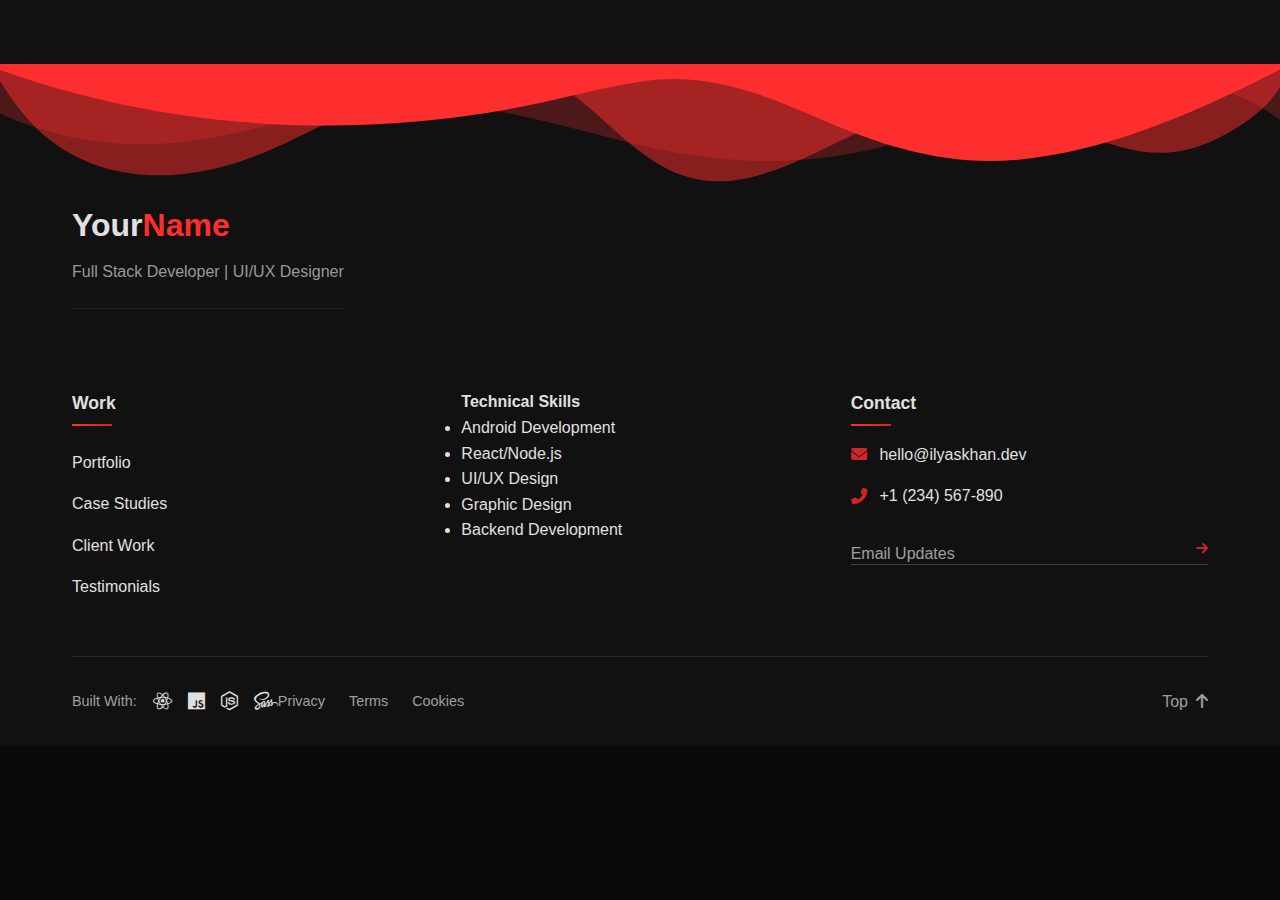
<file: footer.html>
<!DOCTYPE html>
<html lang="en">
<head>
    <meta charset="UTF-8">
    <meta name="viewport" content="width=device-width, initial-scale=1.0">
    <title>Document</title>
    <link rel="preload" href="https://cdnjs.cloudflare.com/ajax/libs/font-awesome/6.4.0/css/all.min.css" as="style">
    <link rel="stylesheet" href="https://cdnjs.cloudflare.com/ajax/libs/font-awesome/6.4.0/css/all.min.css">
    <link rel="stylesheet" href="footer.css">
</head>
<body>
  <!-- Modern Minimal Footer -->
<footer class="glass-footer">

  <div class="footer-curve">
      <svg viewBox="0 0 1200 120" preserveAspectRatio="none">
          <path d="M0,0V46.29c47.79,22.2,103.59,32.17,158,28,70.36-5.37,136.33-33.31,206.8-37.5C438.64,32.43,512.34,53.67,583,72.05c69.27,18,138.3,24.88,209.4,13.08,36.15-6,69.85-17.84,104.45-29.34C989.49,25,1113-14.29,1200,52.47V0Z" opacity=".25" fill="var(--primary)"></path>
          <path d="M0,0V15.81C13,36.92,27.64,56.86,47.69,72.05,99.41,111.27,165,111,224.58,91.58c31.15-10.15,60.09-26.07,89.67-39.8,40.92-19,84.73-46,130.83-49.67,36.26-2.85,70.9,9.42,98.6,31.56,31.77,25.39,62.32,62,103.63,73,40.44,10.79,81.35-6.69,119.13-24.28s75.16-39,116.92-43.05c59.73-5.85,113.28,22.88,168.9,38.84,30.2,8.66,59,6.17,87.09-7.5,22.43-10.89,48-26.93,60.65-49.24V0Z" opacity=".5" fill="var(--primary)"></path>
          <path d="M0,0V5.63C149.93,59,314.09,71.32,475.83,42.57c43-7.64,84.23-20.12,127.61-26.46,59-8.63,112.48,12.24,165.56,35.4C827.93,77.22,886,95.24,951.2,90c86.53-7,172.46-45.71,248.8-84.81V0Z" fill="var(--primary)"></path>
      </svg>
  </div>
  
  <div class="footer-container">
    <!-- Branding Section -->
   <div class="footer-brand">
      <!-- Logo at top left -->
      <div class="footer-top">
        <h3 class="footer-logo">Your<span>Name</span></h3>
        <p class="footer-tagline">Full Stack Developer | UI/UX Designer</p>
     </div>
    </div>

    <!-- Link Grid -->
    <div class="footer-grid">
      <!-- Work Column -->
      <div class="footer-col">
        <h4 class="section-title">Work</h4>
        <ul class="footer-links">
          <li><a href="#" class="link-hover">Portfolio</a></li>
          <li><a href="#" class="link-hover">Case Studies</a></li>
          <li><a href="#" class="link-hover">Client Work</a></li>
          <li><a href="#" class="link-hover">Testimonials</a></li>
        </ul>
      </div>
      
      <div class="footer-skills">
        <h4 class="skills-title">Technical Skills</h4>
        <ul>
          <li>Android Development</li>
          <li>React/Node.js</li>
          <li>UI/UX Design</li>
          <li>Graphic Design</li>
          <li>Backend Development</li>
        </ul>
      </div>
      
      <!-- Contact Column -->
      <div class="footer-col">
        <h4 class="section-title">Contact</h4>
        <div class="contact-info">
          <div class="contact-item">
            <i class="fas fa-envelope"></i>
            <a href="mailto:hello@ilyaskhan.dev">hello@ilyaskhan.dev</a>
          </div>
          <div class="contact-item">
            <i class="fas fa-phone-alt"></i>
            <a href="tel:+1234567890">+1 (234) 567-890</a>
          </div>
        </div>
        
        <!-- Newsletter Form -->
        <form class="mini-newsletter">
          <div class="input-group">
            <input 
              type="email" 
              id="footer-email" 
              name="email" 
              required
              placeholder=" "
              autocomplete="off"
            >
            <label for="footer-email">Email Updates</label>
            <button type="submit" aria-label="Subscribe">
              <i class="fas fa-arrow-right"></i>
            </button>
          </div>
        </form>
      </div>
    </div>
    
    <!-- Footer Bottom -->
    <div class="footer-bottom">
      <div class="tech-stack">
        <span>Built With:</span>
        <div class="tech-icons">
          <i class="fab fa-react" data-tooltip="React"></i>
          <i class="fab fa-js" data-tooltip="JavaScript"></i>
          <i class="fab fa-node-js" data-tooltip="Node.js"></i>
          <i class="fab fa-sass" data-tooltip="Sass"></i>
        </div>
      </div>
      
      <div class="legal-links">
        <a href="#">Privacy</a>
        <a href="#">Terms</a>
        <a href="#">Cookies</a>
      </div>
      
      <div class="back-to-top" id="backToTop">
        <span>Top</span>
        <div class="arrow-icon">
          <i class="fas fa-arrow-up"></i>
        </div>
      </div>
    </div>
  </div>
</footer>
  
  <script>
  document.getElementById('year').textContent = new Date().getFullYear();
  
  // Back to top functionality
  document.getElementById('backToTop').addEventListener('click', () => {
    window.scrollTo({
      top: 0,
      behavior: 'smooth'
    });
  });

  // Show/hide back-to-top button based on scroll position
  window.addEventListener('scroll', () => {
    const backToTop = document.getElementById('backToTop');
    if (window.scrollY > 300) {
      backToTop.style.opacity = '1';
      backToTop.style.visibility = 'visible';
    } else {
      backToTop.style.opacity = '0';
      backToTop.style.visibility = 'hidden';
    }
  });
</script>

</body>
</html>
</file>
<file: style.css>
:root {
  --primary: #ff2e2e;
  --primary-dark: #d12525;
  --dark: #0A0A0A;
  --dark-light: #111;
  --dark-lighter: #222;
  --light: #E0E0E0;
  --gray: #999;
  --transition: all 0.4s cubic-bezier(0.175, 0.885, 0.32, 1.275);
}

* {
  margin: 0;
  padding: 0;
  box-sizing: border-box;
  font-family: 'Inter', sans-serif;
}

body {
  background-color: var(--dark);
  color: var(--light);
  line-height: 1.6;
  overflow-x: hidden;
  scroll-behavior: smooth;
}

::selection {
  background: var(--primary);
  color: white;
}

.container {
  max-width: 1400px;
  margin: 0 auto;
  padding: 0 30px;
}

section {
  padding: 120px 0;
  position: relative;
}

.section-header {
  margin-bottom: 60px;
  text-align: center;
}

.section-header p {
  max-width: 800px;
  margin: 40px auto 60px;
  text-align: center;
}

h1, h2, h3, h4 {
  font-weight: 700;
  line-height: 1.2;
}

h1 {
  font-size: clamp(3rem, 5vw, 5rem);
  background: linear-gradient(90deg, #fff 0%, #aaa 100%);
  -webkit-background-clip: text;
  background-clip: text;
  color: transparent;
  margin-bottom: 30px;
}

h2 {
  font-size: clamp(2rem, 3vw, 3rem);
  color: var(--light);
  position: relative;
  display: inline-block;
}

h2:after {
  content: '';
  position: absolute;
  bottom: -15px;
  left: 50%;
  transform: translateX(-50%);
  width: 80px;
  height: 4px;
  background: var(--primary);
  border-radius: 2px;
}

p {
  color: var(--gray);
  margin-bottom: 30px;
  font-size: 1.1rem;
  line-height: 1.8;
  max-width: 700px;
}

.btn {
  display: inline-block;
  padding: 15px 35px;
  background: var(--primary);
  color: white;
  border-radius: 50px;
  text-decoration: none;
  font-weight: 600;
  transition: var(--transition);
  border: 2px solid var(--primary);
  cursor: pointer;
}

.btn:hover {
  background: transparent;
  color: var(--primary);
  transform: translateY(-5px);
  box-shadow: 0 10px 20px rgba(255, 46, 46, 0.3);
}

.btn-outline {
  background: transparent;
  color: var(--primary);
}

.btn-outline:hover {
  background: var(--primary);
  color: white;
}

/* Header */
.glass-header {
  position: fixed;
  top: 0;
  left: 0;
  width: 100%;
  z-index: 1000;
  padding: 1rem 2rem;
  background: var(--dark-light);
  backdrop-filter: blur(12px);
  -webkit-backdrop-filter: blur(12px);
  border-bottom: 1px solid rgba(255, 255, 255, 0.1);
  transition: all 0.4s cubic-bezier(0.16, 1, 0.3, 1);
}

.header-container {
  max-width: 1400px;
  margin: 0 auto;
  display: flex;
  align-items: center;
  justify-content: space-between;
  gap: 2rem;
}

/* Logo Styles */
.logo-magnetic {
  position: relative;
  display: inline-block;
  text-decoration: none;
  font-weight: 700;
  font-size: 1.5rem;
  color: white;
  z-index: 10;
  transition: transform 0.3s ease-out;
}

.logo-wrapper {
  position: relative;
  display: flex;
  align-items: center;
}

.logo-main {
  color: white;
  transition: color 0.3s;
}

.logo-accent {
  color: var(--primary);
  margin-left: 0.3rem;
  transition: color 0.3s;
}

.logo-underline {
  position: absolute;
  bottom: -5px;
  left: 0;
  width: 100%;
  height: 2px;
  background: var(--primary);
  transform: scaleX(0);
  transform-origin: right;
  transition: transform 0.4s cubic-bezier(0.65, 0, 0.35, 1);
}

.logo-magnetic:hover .logo-underline {
  transform: scaleX(1);
  transform-origin: left;
}

/* Navigation Styles */
.nav-advanced {
  display: flex;
  align-items: center;
}

.nav-list {
  display: flex;
  gap: 1.5rem;
  list-style: none;
  padding: 0;
  margin: 0;
}

.nav-item {
  position: relative;
}

.nav-link {
  display: flex;
  align-items: center;
  gap: 0.5rem;
  color: rgba(255, 255, 255, 0.8);
  text-decoration: none;
  font-weight: 500;
  transition: color 0.3s;
  padding: 0.5rem 0;
}

.nav-icon {
  font-size: 0.9rem;
  opacity: 0;
  transform: translateX(-5px);
  transition: all 0.3s ease;
}

.nav-link:hover .nav-icon {
  opacity: 1;
  transform: translateX(0);
}

.hover-underline {
  position: relative;
}

.hover-underline::after {
  content: '';
  position: absolute;
  bottom: 0;
  left: 0;
  width: 0;
  height: 2px;
  background: var(--primary);
  transition: width 0.4s cubic-bezier(0.65, 0, 0.35, 1);
}

.nav-link:hover::after {
  width: 100%;
}

.nav-link:hover {
  color: white;
}

/* Header Actions */
.header-actions {
  display: flex;
  align-items: center;
  gap: 1.5rem;
}

.theme-toggle {
  background: transparent;
  border: none;
  color: rgba(255, 255, 255, 0.8);
  font-size: 1.1rem;
  cursor: pointer;
  transition: all 0.3s;
  padding: 0.5rem;
  border-radius: 50%;
  width: 40px;
  height: 40px;
  display: flex;
  align-items: center;
  justify-content: center;
}

.theme-toggle:hover {
  color: white;
  background: rgba(255, 255, 255, 0.1);
}

.cta-button {
  position: relative;
  display: inline-flex;
  align-items: center;
  justify-content: center;
  padding: 0.7rem 1.5rem;
  background: var(--primary);
  color: white;
  border: none;
  border-radius: 50px;
  font-weight: 600;
  text-decoration: none;
  overflow: hidden;
  transition: all 0.3s;
  z-index: 1;
}

.button-hover-effect {
  position: absolute;
  top: 0;
  left: 0;
  width: 100%;
  height: 100%;
  background: linear-gradient(45deg, var(--primary), var(--dark-light));
  z-index: -1;
  opacity: 0;
  transition: opacity 0.3s;
}

.cta-button:hover .button-hover-effect {
  opacity: 1;
}

/* Mobile Menu Button */
.mobile-menu-btn {
  display: none;
  background: transparent;
  border: none;
  padding: 0.5rem;
  cursor: pointer;
  z-index: 1001;
}

.menu-icon {
  position: relative;
  width: 24px;
  height: 18px;
  display: flex;
  flex-direction: column;
  justify-content: space-between;
}

.menu-icon .line {
  display: block;
  width: 100%;
  height: 2px;
  background: white;
  transition: all 0.4s cubic-bezier(0.65, 0, 0.35, 1);
}

.mobile-menu-btn.active .line.top {
  transform: translateY(8px) rotate(45deg);
}

.mobile-menu-btn.active .line.middle {
  opacity: 0;
}

.mobile-menu-btn.active .line.bottom {
  transform: translateY(-8px) rotate(-45deg);
}

/* Responsive Styles */
@media (max-width: 1024px) {
  .nav-advanced {
      position: fixed;
      top: 0;
      right: -100%;
      width: 300px;
      height: 100vh;
      background: var(--dark-light);
      backdrop-filter: blur(20px);
      -webkit-backdrop-filter: blur(20px);
      flex-direction: column;
      justify-content: center;
      transition: right 0.6s cubic-bezier(0.65, 0, 0.35, 1);
      border-left: 1px solid rgba(255, 255, 255, 0.1);
  }

  .nav-advanced.active {
      right: 0;
  }

  .nav-list {
      flex-direction: column;
      align-items: flex-start;
      padding: 0 2rem;
      gap: 2rem;
  }

  .mobile-menu-btn {
      display: flex;
  }

  .header-actions {
      display: none;
  }
}

/* Header Scroll Effects */
.glass-header.scrolled {
  padding: 0.5rem 2rem;
  background: var(--dark-light);
  box-shadow: 0 4px 30px rgba(0, 0, 0, 0.1);
}

/* Animation Classes */
@keyframes fadeIn {
  from { opacity: 0; transform: translateY(-10px); }
  to { opacity: 1; transform: translateY(0); }
}

.nav-item {
  animation: fadeIn 0.6s ease forwards;
  opacity: 0;
}

.nav-item:nth-child(1) { animation-delay: 0.1s; }
.nav-item:nth-child(2) { animation-delay: 0.2s; }
.nav-item:nth-child(3) { animation-delay: 0.3s; }
.nav-item:nth-child(4) { animation-delay: 0.4s; }
.nav-item:nth-child(5) { animation-delay: 0.5s; }

/* Hero Section */
.hero {
  padding: 200px 0 150px;
  display: flex;
  align-items: center;
  min-height: 100vh;
}

.hero .container {
  display: flex;
  align-items: center;
  gap: 60px;
}

.hero-content {
  order: 2;
  flex: 1;
}

.hero-image {
  order: 1;
  flex: 1;
  position: relative;
  border-radius: 20px;
  overflow: hidden;
  box-shadow: 0 25px 50px rgba(0,0,0,0.5);
  border: 1px solid var(--dark-lighter);
  transition: var(--transition);
  aspect-ratio: 1/1;
}

.hero-image:hover {
  transform: translateY(-10px);
  box-shadow: 0 35px 60px rgba(255, 46, 46, 0.2);
  border-color: var(--primary);
}

.hero-image img {
  width: 100%;
  height: 100%;
  object-fit: cover;
  display: block;
  transition: var(--transition);
}

.hero-image:hover img {
  transform: scale(1.05);
}

.hero-cta {
  display: flex;
  gap: 20px;
  margin-top: 40px;
}

.social-links {
  display: flex;
  gap: 20px;
  margin-top: 40px;
}

.social-links a {
  color: var(--gray);
  font-size: 1.5rem;
  transition: var(--transition);
}

.social-links a:hover {
  color: var(--primary);
  transform: translateY(-5px);
}

@media (max-width: 992px) {
  .hero .container {
      flex-direction: column;
  }
  
  .hero-image, 
  .hero-content {
      order: initial;
      width: 100%;
      max-width: 600px;
      margin: 0 auto;
  }
  
  .hero-content {
      text-align: center;
  }
  
  .hero-cta {
      justify-content: center;
  }
  
  .social-links {
      justify-content: center;
  }
}

/* Services Section */
#services {
  padding: 120px 0;
  background: linear-gradient(to bottom, var(--dark) 0%, var(--dark-light) 100%);
  position: relative;
  overflow: hidden;
}

#services:before {
  content: '';
  position: absolute;
  top: 0;
  left: 0;
  width: 100%;
  height: 100%;
  background: radial-gradient(circle at 20% 70%, rgba(255,46,46,0.1) 0%, transparent 50%);
  z-index: 0;
}

.section-subtitle {
  color: var(--gray);
  font-size: 1.2rem;
  max-width: 700px;
  margin: 0 auto 60px;
  text-align: center;
  position: relative;
}

.section-subtitle:after {
  content: '';
  position: absolute;
  bottom: -20px;
  left: 50%;
  transform: translateX(-50%);
  width: 80px;
  height: 3px;
  background: var(--primary);
}

.services-grid {
  display: grid;
  grid-template-columns: repeat(auto-fit, minmax(300px, 1fr));
  gap: 30px;
  position: relative;
  z-index: 1;
}

.service-card {
  perspective: 1000px;
  height: 400px;
}

.card-inner {
  position: relative;
  width: 100%;
  height: 100%;
  transition: transform 0.8s;
  transform-style: preserve-3d;
}

.service-card:hover .card-inner {
  transform: rotateY(180deg);
}

.card-front, .card-back {
  position: absolute;
  width: 100%;
  height: 100%;
  backface-visibility: hidden;
  border-radius: 20px;
  padding: 40px;
  box-sizing: border-box;
  display: flex;
  flex-direction: column;
  align-items: center;
  justify-content: center;
  text-align: center;
}

.card-front {
  background: rgba(17, 17, 17, 0.8);
  backdrop-filter: blur(10px);
  border: 1px solid var(--dark-lighter);
  box-shadow: 0 20px 50px rgba(0,0,0,0.3);
  transition: all 0.5s ease;
}

.service-card:hover .card-front {
  box-shadow: 0 30px 70px rgba(255,46,46,0.2);
}

.card-back {
  background: linear-gradient(135deg, var(--primary) 0%, var(--primary-dark) 100%);
  transform: rotateY(180deg);
  padding: 30px;
}

.service-icon-container {
  position: relative;
  width: 100px;
  height: 100px;
  margin-bottom: 30px;
}

.icon-backdrop {
  position: absolute;
  width: 100%;
  height: 100%;
  background: rgba(255,46,46,0.1);
  border-radius: 50%;
  animation: pulse 3s infinite;
  border: 1px solid rgba(255,46,46,0.3);
}

.service-icon {
  position: relative;
  width: 70px;
  height: 70px;
  background: var(--primary);
  border-radius: 50%;
  display: flex;
  align-items: center;
  justify-content: center;
  font-size: 1.8rem;
  color: white;
  margin: 15px;
  transition: all 0.5s ease;
}

.card-front h3 {
  font-size: 1.5rem;
  color: white;
  margin-bottom: 20px;
  position: relative;
}

.card-front h3:after {
  content: '';
  position: absolute;
  bottom: -10px;
  left: 50%;
  transform: translateX(-50%);
  width: 40px;
  height: 2px;
  background: var(--primary);
}

.card-front p {
  color: var(--gray);
  margin-bottom: 30px;
  font-size: 1rem;
  line-height: 1.6;
}

.learn-more {
  display: flex;
  align-items: center;
  gap: 10px;
  color: var(--primary);
  font-weight: 600;
  cursor: pointer;
  transition: all 0.3s ease;
}

.learn-more i {
  transition: transform 0.3s ease;
}

.service-card:hover .learn-more {
  color: white;
}

.service-card:hover .learn-more i {
  transform: translateX(5px);
}

/* Back Card Styling */
.back-content {
  height: 100%;
  display: flex;
  flex-direction: column;
  justify-content: space-between;
}

.card-back h4 {
  font-size: 1.5rem;
  color: white;
  margin-bottom: 20px;
}

.service-features {
  list-style: none;
  text-align: left;
  margin-bottom: 30px;
}

.service-features li {
  color: white;
  margin-bottom: 15px;
  font-size: 0.95rem;
  display: flex;
  align-items: center;
  gap: 10px;
}

.service-features i {
  color: white;
}

.service-cta {
  display: inline-block;
  padding: 12px 30px;
  background: white;
  color: var(--primary);
  border-radius: 50px;
  text-decoration: none;
  font-weight: 600;
  transition: all 0.3s ease;
  border: 2px solid white;
}

.service-cta:hover {
  background: transparent;
  color: white;
}

@keyframes pulse {
  0% { transform: scale(1); opacity: 0.7; }
  50% { transform: scale(1.1); opacity: 0.4; }
  100% { transform: scale(1); opacity: 0.7; }
}

/* Responsive */
@media (max-width: 768px) {
  .service-card {
      height: auto;
      perspective: none;
  }
  
  .card-inner {
      transform: none !important;
      height: auto;
  }
  
  .card-front, .card-back {
      position: relative;
      height: auto;
      transform: none !important;
      backface-visibility: visible;
  }
  
  .card-back {
      margin-top: -20px;
      border-top-left-radius: 0;
      border-top-right-radius: 0;
  }
  
  .services-grid {
      grid-template-columns: 1fr;
  }
}

/* Stats Section */
#stats {
  background: var(--dark-light);
  padding: 100px 0;
  position: relative;
  overflow: hidden;
}

#stats:before {
  content: '';
  position: absolute;
  top: 0;
  left: 0;
  width: 100%;
  height: 100%;
  background: radial-gradient(circle at center, rgba(255,46,46,0.1) 0%, transparent 70%);
  z-index: 0;
}

.stats-grid {
  display: grid;
  grid-template-columns: repeat(auto-fit, minmax(250px, 1fr));
  gap: 40px;
  position: relative;
  z-index: 1;
}

.stat-card {
  text-align: center;
  padding: 40px 20px;
  background: rgba(17, 17, 17, 0.7);
  border-radius: 20px;
  backdrop-filter: blur(10px);
  border: 1px solid var(--dark-lighter);
  transition: var(--transition);
  box-shadow: 0 10px 30px rgba(0,0,0,0.3);
}

.stat-card:hover {
  transform: translateY(-10px);
  box-shadow: 0 15px 40px rgba(255,46,46,0.2);
  border-color: var(--primary);
}

.stat-circle {
  position: relative;
  width: 120px;
  height: 120px;
  margin: 0 auto 30px;
  display: flex;
  align-items: center;
  justify-content: center;
}

.stat-number {
  font-size: 2.5rem;
  font-weight: 700;
  color: var(--primary);
  position: relative;
  z-index: 2;
}

.stat-progress {
  position: absolute;
  top: 0;
  left: 0;
  transform: rotate(-90deg);
}

.stat-progress circle {
  transition: stroke-dashoffset 1.5s ease-in-out;
}

.stat-label {
  color: var(--light);
  font-size: 1.2rem;
  margin: 0;
  position: relative;
}

.stat-label:after {
  content: '';
  position: absolute;
  bottom: -15px;
  left: 50%;
  transform: translateX(-50%);
  width: 40px;
  height: 2px;
  background: var(--primary);
  opacity: 0;
  transition: var(--transition);
}

@keyframes pulse {
  from { transform: scale(1); }
  to { transform: scale(1.1); }
}

/* Projects Section */
#projects {
  padding: 120px 0;
  background: linear-gradient(to bottom, var(--dark) 0%, var(--dark-light) 100%);
  position: relative;
}

.projects-grid {
  display: grid;
  grid-template-columns: repeat(auto-fit, minmax(300px, 1fr));
  gap: 30px;
  margin-bottom: 60px;
}

.project-card {
  position: relative;
  border-radius: 16px;
  overflow: hidden;
  transition: var(--transition);
}

.project-media {
  position: relative;
  height: 400px;
  overflow: hidden;
}

.project-image {
  width: 100%;
  height: 100%;
  object-fit: cover;
  transition: transform 1s cubic-bezier(0.165, 0.84, 0.44, 1);
}

.project-badge {
  position: absolute;
  top: 20px;
  right: 20px;
  background: var(--primary);
  color: white;
  padding: 8px 16px;
  border-radius: 50px;
  font-size: 0.8rem;
  font-weight: 600;
  z-index: 2;
}

.project-hover-content {
  position: absolute;
  top: 0;
  left: 0;
  width: 100%;
  height: 100%;
  background: linear-gradient(135deg, rgba(255,46,46,0.9) 0%, rgba(0,0,0,0.8) 100%);
  display: flex;
  align-items: flex-end;
  padding: 30px;
  opacity: 0;
  transform: translateY(20px);
  transition: var(--transition);
}

.hover-content-inner {
  transform: translateY(30px);
  transition: var(--transition);
  transition-delay: 0.1s;
}

.project-title {
  font-size: 1.8rem;
  color: white;
  margin-bottom: 10px;
}

.project-category {
  display: inline-block;
  background: rgba(0,0,0,0.5);
  color: white;
  padding: 5px 15px;
  border-radius: 50px;
  font-size: 0.9rem;
  margin-bottom: 15px;
}

.project-description {
  color: rgba(255,255,255,0.8);
  margin-bottom: 20px;
  font-size: 1rem;
  line-height: 1.6;
}

.project-link {
  color: white;
  text-decoration: none;
  font-weight: 600;
  display: inline-flex;
  align-items: center;
  gap: 10px;
  transition: var(--transition);
}

.project-link i {
  transition: transform 0.3s ease;
}

/* Hover Effects */
.project-card:hover {
  transform: translateY(-10px);
  box-shadow: 0 20px 40px rgba(0,0,0,0.3);
}

.project-card:hover .project-image {
  transform: scale(1.1);
}

.project-card:hover .project-hover-content {
  opacity: 1;
  transform: translateY(0);
}

.project-card:hover .hover-content-inner {
  transform: translateY(0);
}

.project-link:hover {
  color: var(--dark);
}

.project-link:hover i {
  transform: translateX(5px);
}

/* View More Button */
.view-more {
  text-align: center;
}

/* Responsive */
@media (max-width: 768px) {
  .project-media {
      height: 300px;
  }
  
  .project-hover-content {
      padding: 20px;
  }
  
  .project-title {
      font-size: 1.5rem;
  }
}

/* Testimonials */
#testimonials {
  padding: 120px 0;
  background: var(--dark-light);
  position: relative;
  overflow: hidden;
}

#testimonials:before {
  content: '';
  position: absolute;
  top: 0;
  left: 0;
  width: 100%;
  height: 100%;
  background: radial-gradient(circle at 70% 30%, rgba(255,46,46,0.1) 0%, transparent 50%);
  z-index: 0;
}

.testimonials-slider {
  position: relative;
  max-width: 1000px;
  margin: 0 auto;
  padding: 40px 0;
}

.testimonial-slide {
  display: none;
  animation: fadeIn 0.8s ease;
}

.testimonial-slide.active {
  display: block;
}

.testimonial-card {
  background: rgba(17, 17, 17, 0.8);
  border-radius: 20px;
  padding: 50px;
  backdrop-filter: blur(10px);
  border: 1px solid var(--dark-lighter);
  box-shadow: 0 20px 50px rgba(0,0,0,0.3);
  position: relative;
  overflow: hidden;
  transition: var(--transition);
}

.testimonial-card:hover {
  transform: translateY(-10px);
  box-shadow: 0 25px 60px rgba(255,46,46,0.2);
  border-color: var(--primary);
}

.testimonial-card:before {
  content: '';
  position: absolute;
  top: 0;
  right: 0;
  width: 100px;
  height: 100px;
  background: var(--primary);
  clip-path: polygon(0 0, 100% 0, 100% 100%);
  opacity: 0.1;
}

.quote-icon {
  margin-bottom: 30px;
  opacity: 0.8;
}

.testimonial-quote p {
  font-size: 1.2rem;
  line-height: 1.8;
  color: rgba(255,255,255,0.9);
  margin-bottom: 30px;
  position: relative;
  padding-left: 30px;
}

.testimonial-quote p:before {
  content: '';
  position: absolute;
  left: 0;
  top: 0;
  height: 100%;
  width: 3px;
  background: var(--primary);
}

.testimonial-author {
  display: flex;
  align-items: center;
  gap: 20px;
}

.author-avatar {
  position: relative;
  width: 80px;
  height: 80px;
}

.author-avatar img {
  width: 100%;
  height: 100%;
  object-fit: cover;
  border-radius: 50%;
  position: relative;
  z-index: 2;
}

.avatar-border {
  position: absolute;
  top: -5px;
  left: -5px;
  right: -5px;
  bottom: -5px;
  border: 2px solid var(--primary);
  border-radius: 50%;
  z-index: 1;
  animation: pulse 2s infinite;
}

.author-info h4 {
  color: white;
  margin-bottom: 5px;
  font-size: 1.2rem;
}

.author-info p {
  color: var(--gray);
  margin-bottom: 10px;
  font-size: 0.9rem;
}

.author-rating {
  color: var(--primary);
  font-size: 0.9rem;
}

.slider-controls {
  display: flex;
  justify-content: center;
  align-items: center;
  gap: 30px;
  margin-top: 40px;
}

.slider-prev,
.slider-next {
  width: 50px;
  height: 50px;
  border-radius: 50%;
  background: rgba(255,255,255,0.1);
  border: none;
  color: white;
  font-size: 1rem;
  cursor: pointer;
  transition: var(--transition);
  display: flex;
  align-items: center;
  justify-content: center;
}

.slider-prev:hover,
.slider-next:hover {
  background: var(--primary);
  transform: translateY(-5px);
}

.slider-dots {
  display: flex;
  gap: 10px;
}

.slider-dot {
  width: 12px;
  height: 12px;
  border-radius: 50%;
  background: rgba(255,255,255,0.2);
  cursor: pointer;
  transition: var(--transition);
}

.slider-dot.active {
  background: var(--primary);
  transform: scale(1.2);
}

@keyframes pulse {
  0% { transform: scale(1); opacity: 0.8; }
  50% { transform: scale(1.05); opacity: 1; }
  100% { transform: scale(1); opacity: 0.8; }
}

@keyframes fadeIn {
  from { opacity: 0; transform: translateY(20px); }
  to { opacity: 1; transform: translateY(0); }
}

/* Responsive */
@media (max-width: 768px) {
  .testimonial-card {
      padding: 30px;
  }
  
  .testimonial-quote p {
      padding-left: 20px;
      font-size: 1rem;
  }
  
  .author-avatar {
      width: 60px;
      height: 60px;
  }
}

/* Contact Section */
#contact {
  padding: 120px 0;
  background: linear-gradient(to bottom, var(--dark) 0%, var(--dark-light) 100%);
  position: relative;
  overflow: hidden;
}

#contact:before {
  content: '';
  position: absolute;
  top: -50%;
  right: -50%;
  width: 100%;
  height: 200%;
  background: radial-gradient(circle at center, rgba(255,46,46,0.05) 0%, transparent 70%);
  z-index: 0;
}

.contact-container {
  display: grid;
  grid-template-columns: repeat(auto-fit, minmax(300px, 1fr));
  gap: 60px;
  position: relative;
  z-index: 1;
}

.contact-info-card {
  background: rgba(17, 17, 17, 0.7);
  border-radius: 20px;
  padding: 50px;
  backdrop-filter: blur(10px);
  border: 1px solid var(--dark-lighter);
  box-shadow: 0 20px 50px rgba(0,0,0,0.3);
  height: 100%;
  transition: var(--transition);
}

.contact-info-card:hover {
  transform: translateY(-10px);
  box-shadow: 0 25px 60px rgba(255,46,46,0.2);
  border-color: var(--primary);
}

.contact-subtitle {
  font-size: 1.5rem;
  color: var(--primary);
  margin-bottom: 10px;
}

.contact-description {
  color: var(--gray);
  margin-bottom: 40px;
  font-size: 1rem;
}

.contact-items {
  display: flex;
  flex-direction: column;
  gap: 30px;
}

.contact-item {
  display: flex;
  gap: 20px;
  position: relative;
}

.contact-icon-wrapper {
  position: relative;
  width: 60px;
  height: 60px;
  flex-shrink: 0;
}

.contact-icon {
  width: 100%;
  height: 100%;
  background: var(--dark);
  border-radius: 50%;
  display: flex;
  align-items: center;
  justify-content: center;
  font-size: 1.2rem;
  color: var(--primary);
  position: relative;
  z-index: 2;
  border: 1px solid var(--dark-lighter);
  transition: var(--transition);
}

.icon-pulse {
  position: absolute;
  top: 0;
  left: 0;
  width: 100%;
  height: 100%;
  background: rgba(255,46,46,0.2);
  border-radius: 50%;
  z-index: 1;
  animation: pulse 3s infinite;
}

.contact-text h4 {
  color: white;
  font-size: 1.2rem;
  margin-bottom: 5px;
}

.contact-text p {
  color: var(--gray);
  margin-bottom: 10px;
  font-size: 1rem;
}

.contact-link {
  color: var(--primary);
  text-decoration: none;
  font-size: 0.9rem;
  display: inline-flex;
  align-items: center;
  gap: 5px;
  transition: var(--transition);
}

.contact-link i {
  font-size: 0.8rem;
  transition: transform 0.3s ease;
}

.contact-link:hover {
  color: white;
}

.contact-link:hover i {
  transform: translateX(5px);
}

.contact-social {
  margin-top: 60px;
  padding-top: 30px;
  border-top: 1px solid var(--dark-lighter);
}

.contact-social h4 {
  color: white;
  margin-bottom: 20px;
  font-size: 1.2rem;
}

.social-links {
  display: flex;
  gap: 20px;
}

.social-link {
  width: 45px;
  height: 45px;
  background: var(--dark);
  border-radius: 50%;
  display: flex;
  align-items: center;
  justify-content: center;
  color: var(--gray);
  font-size: 1.2rem;
  transition: var(--transition);
  border: 1px solid var(--dark-lighter);
}

.social-link:hover {
  color: var(--primary);
  transform: translateY(-5px);
  background: var(--dark-light);
}

/* Form Styling */
.form-container {
  background: rgba(17, 17, 17, 0.7);
  border-radius: 20px;
  padding: 50px;
  backdrop-filter: blur(10px);
  border: 1px solid var(--dark-lighter);
  box-shadow: 0 20px 50px rgba(0,0,0,0.3);
  height: 100%;
  transition: var(--transition);
}

.form-container:hover {
  transform: translateY(-10px);
  box-shadow: 0 25px 60px rgba(255,46,46,0.2);
  border-color: var(--primary);
}

.form-title {
  font-size: 1.5rem;
  color: white;
  margin-bottom: 30px;
  position: relative;
}

.form-title:after {
  content: '';
  position: absolute;
  bottom: -10px;
  left: 0;
  width: 60px;
  height: 3px;
  background: var(--primary);
}

.floating-form {
  display: flex;
  flex-direction: column;
  gap: 30px;
}

.floating-group {
  position: relative;
}

.form-control {
  width: 100%;
  padding: 15px 0;
  background: transparent;
  border: none;
  border-bottom: 1px solid var(--dark-lighter);
  color: white;
  font-size: 1rem;
  transition: var(--transition);
}

.form-control:focus {
  outline: none;
  border-bottom-color: var(--primary);
}

.form-control:focus ~ .form-line {
  transform: scaleX(1);
}

.form-line {
  position: absolute;
  bottom: 0;
  left: 0;
  width: 100%;
  height: 2px;
  background: var(--primary);
  transform: scaleX(0);
  transform-origin: left;
  transition: transform 0.3s ease;
}

.floating-group label {
  position: absolute;
  top: 15px;
  left: 0;
  color: var(--gray);
  pointer-events: none;
  transition: all 0.3s ease;
}

.floating-group input:focus ~ label,
.floating-group input:valid ~ label,
.floating-group textarea:focus ~ label,
.floating-group textarea:valid ~ label {
  top: -15px;
  font-size: 0.8rem;
  color: var(--primary);
}

textarea.form-control {
  min-height: 150px;
  resize: vertical;
}

.form-footer {
  display: flex;
  align-items: center;
  justify-content: space-between;
  flex-wrap: wrap;
  gap: 20px;
}

.btn-submit {
  position: relative;
  overflow: hidden;
  padding: 15px 40px;
  display: flex;
  align-items: center;
  gap: 10px;
}

.submit-icon {
  transform: translateX(-5px);
  opacity: 0;
  transition: all 0.3s ease;
}

.btn-submit:hover .submit-icon {
  transform: translateX(0);
  opacity: 1;
}

.form-note {
  color: var(--gray);
  font-size: 0.9rem;
}

@keyframes pulse {
  0% { transform: scale(1); opacity: 0.7; }
  50% { transform: scale(1.1); opacity: 0.3; }
  100% { transform: scale(1); opacity: 0.7; }
}

/* Responsive */
@media (max-width: 768px) {
  .contact-info-card,
  .form-container {
      padding: 30px;
  }
  
  .contact-container {
      gap: 40px;
  }
}

/* Modern Footer Styles */
.glass-footer {
  --primary: #ff2e2e;
  --secondary: #d12525;
  --dark: #111;
  --light: #E0E0E0;
  --transition: all 0.4s cubic-bezier(0.25, 0.8, 0.25, 1);
  
  position: relative;
  background: var(--dark);
  color: var(--light);
  padding: 4rem 0 2rem;
  overflow: hidden;
}

.footer-accent {
  height: 3px;
  width: 100%;
  background: linear-gradient(90deg, var(--primary), var(--secondary));
  position: absolute;
  top: 0;
  animation: accentFlow 8s linear infinite;
  background-size: 200% auto;
}

@keyframes accentFlow {
  0% { background-position: 0% 50%; }
  100% { background-position: 100% 50%; }
}

.footer-logo {
  font-size: 2rem;
  font-weight: 700;
  margin-bottom: 0.5rem;
  color: var(--light);
}

.footer-logo span {
  color: var(--primary);
}

.footer-tagline {
  color: var(--gray);
  font-size: 1rem;
}

.footer-container {
  max-width: 1200px;
  margin: 0 auto;
  padding: 0 2rem;
}

/* Branding Section */
.footer-brand {
  display: flex;
  align-items: center;
  gap: 1rem;
  margin-bottom: 3rem;
}

.logo-mark svg {
  width: 48px;
  height: 48px;
  transition: transform 0.6s var(--transition);
}

.logo-mark:hover svg {
  transform: rotate(15deg);
}

.brand-text h3 {
  font-size: 1.5rem;
  margin-bottom: 0.25rem;
  background: linear-gradient(to right, var(--primary), var(--secondary));
  -webkit-background-clip: text;
  background-clip: text;
  color: transparent;
}

.brand-text p {
  color: rgba(255,255,255,0.6);
  font-size: 0.9rem;
}

/* Footer Grid */
.footer-grid {
  display: grid;
  grid-template-columns: repeat(auto-fit, minmax(250px, 1fr));
  gap: 2rem;
  margin-bottom: 3rem;
}

.section-title {
  font-size: 1.1rem;
  margin-bottom: 1.5rem;
  position: relative;
  display: inline-block;
}

.section-title::after {
  content: '';
  position: absolute;
  left: 0;
  bottom: -8px;
  width: 40px;
  height: 2px;
  background: linear-gradient(90deg, var(--primary), var(--secondary));
}

/* Footer Links */
.footer-links {
  list-style: none;
}

.link-hover {
  display: inline-block;
  color: var(--light);
  text-decoration: none;
  padding: 0.5rem 0;
  position: relative;
  transition: var(--transition);
}

.link-hover::before {
  content: '';
  position: absolute;
  bottom: 0;
  left: 0;
  width: 0;
  height: 1px;
  background: currentColor;
  transition: var(--transition);
}

.link-hover:hover {
  color: var(--secondary);
  transform: translateX(5px);
}

.link-hover:hover::before {
  width: 20px;
}

/* Contact Info */
.contact-info {
  margin-bottom: 1.5rem;
}

.contact-item {
  display: flex;
  align-items: center;
  gap: 0.8rem;
  margin-bottom: 1rem;
}

.contact-item i {
  color: var(--secondary);
}

.contact-item a {
  color: var(--light);
  text-decoration: none;
  transition: var(--transition);
}

.contact-item a:hover {
  color: var(--secondary);
}

/* Newsletter Form */
.mini-newsletter {
  margin-top: 1.5rem;
}

.mini-newsletter .input-group {
  position: relative;
  border-bottom: 1px solid rgba(255,255,255,0.2);
  transition: var(--transition);
}

.mini-newsletter .input-group:focus-within {
  border-bottom-color: var(--secondary);
}

.mini-newsletter input {
  width: 100%;
  padding: 0.5rem 2rem 0.5rem 0;
  background: transparent;
  border: none;
  color: white;
}

.mini-newsletter input:focus {
  outline: none;
}

.mini-newsletter label {
  position: absolute;
  left: 0;
  top: 0.5rem;
  color: rgba(255,255,255,0.6);
  pointer-events: none;
  transition: var(--transition);
}

.mini-newsletter input:focus + label,
.mini-newsletter input:not(:placeholder-shown) + label {
  transform: translateY(-1.5rem) scale(0.9);
  color: var(--secondary);
}

.mini-newsletter button {
  position: absolute;
  right: 0;
  top: 50%;
  transform: translateY(-50%);
  background: none;
  border: none;
  color: var(--secondary);
  cursor: pointer;
  transition: var(--transition);
}

.mini-newsletter button:hover {
  transform: translateY(-50%) scale(1.2);
}

/* Footer Bottom */
.footer-bottom {
  display: flex;
  flex-wrap: wrap;
  justify-content: space-between;
  align-items: center;
  padding-top: 2rem;
  border-top: 1px solid rgba(255,255,255,0.1);
}

.tech-stack {
  display: flex;
  align-items: center;
  gap: 1rem;
}

.tech-stack span {
  color: rgba(255,255,255,0.6);
  font-size: 0.9rem;
}

.tech-icons {
  display: flex;
  gap: 1rem;
}

.tech-icons i {
  font-size: 1.2rem;
  color: var(--light);
  transition: var(--transition);
  position: relative;
}

.tech-icons i:hover {
  color: var(--secondary);
  transform: translateY(-3px);
}

.tech-icons i::after {
  content: attr(data-tooltip);
  position: absolute;
  bottom: -2rem;
  left: 50%;
  transform: translateX(-50%);
  background: var(--dark);
  color: white;
  padding: 0.3rem 0.6rem;
  border-radius: 4px;
  font-size: 0.7rem;
  opacity: 0;
  transition: var(--transition);
  pointer-events: none;
  white-space: nowrap;
}

.tech-icons i:hover::after {
  opacity: 1;
  bottom: -2.5rem;
}

.legal-links {
  display: flex;
  gap: 1.5rem;
}

.legal-links a {
  color: rgba(255,255,255,0.6);
  text-decoration: none;
  font-size: 0.9rem;
  transition: var(--transition);
}

.legal-links a:hover {
  color: var(--secondary);
}

/* Back to Top */
.back-to-top {
  display: flex;
  align-items: center;
  gap: 0.5rem;
  cursor: pointer;
  transition: var(--transition);
  color: rgba(255,255,255,0.6);
}

.back-to-top:hover {
  color: var(--secondary);
}

.back-to-top:hover .arrow-icon {
  transform: translateY(-5px);
}

.arrow-icon {
  transition: var(--transition);
}

/* Responsive */
@media (max-width: 768px) {
  .footer-grid {
    grid-template-columns: 1fr;
  }
  
  .footer-brand {
    flex-direction: column;
    text-align: center;
  }
  
  .footer-bottom {
    flex-direction: column;
    gap: 1.5rem;
    text-align: center;
  }
  
  .tech-stack {
    flex-direction: column;
  }
  
  .legal-links {
    justify-content: center;
  }
}

.back-to-top {
  margin-left: auto;
}

.backtop-btn {
  display: flex;
  align-items: center;
  gap: 8px;
  color: var(--gray);
  text-decoration: none;
  font-size: 0.8rem;
  transition: var(--transition);
}

.backtop-btn:hover {
  color: var(--primary);
}

.pulse {
  animation: pulse 1.5s infinite;
}

@keyframes pulse {
  0% { transform: scale(1); }
  50% { transform: scale(1.2); }
  100% { transform: scale(1); }
}

/* Responsive */
@media (max-width: 768px) {
  
  .back-to-top {
      order: 3;
      margin-left: 0;
  }
}

@media (max-width: 768px) {
  .nav-links {
      position: fixed;
      top: 90px;
      left: 0;
      width: 100%;
      background: var(--dark-light);
      flex-direction: column;
      align-items: center;
      padding: 30px 0;
      gap: 30px;
      transform: translateY(-150%);
      transition: var(--transition);
      border-bottom: 1px solid var(--dark-lighter);
  }
  
  .nav-links.active {
      transform: translateY(0);
  }
  
  .mobile-menu-btn {
      display: block;
  }
  
  .projects-grid {
      grid-template-columns: 1fr;
  }
  
  .testimonials {
      padding: 40px 30px;
  }
}

/* Modern Social Links CSS */
.social-links {
  display: flex;
  gap: 12px;
  margin-top: 1rem;
}

.social-link {
  display: flex;
  align-items: center;
  justify-content: center;
  width: 36px;
  height: 36px;
  border-radius: 50%;
  background: rgba(255, 255, 255, 0.1);
  backdrop-filter: blur(10px);
  -webkit-backdrop-filter: blur(10px);
  border: 1px solid rgba(255, 255, 255, 0.1);
  color: white;
  transition: all 0.3s ease;
}

.social-link:hover {
  transform: translateY(-3px);
  box-shadow: 0 5px 15px rgba(0, 0, 0, 0.2);
}

.social-icon {
  display: flex;
  align-items: center;
  justify-content: center;
  width: 18px;
  height: 18px;
}

.social-icon svg {
  width: 100%;
  height: 100%;
  fill: currentColor;
}

/* Platform-specific colors on hover */
.social-link.instagram:hover { background: linear-gradient(45deg, #f09433, #e6683c, #dc2743, #cc2366, #bc1888); }
.social-link.twitter:hover { background: #1DA1F2; }
.social-link.github:hover { background: #333; }
.social-link.linkedin:hover { background: #0077B5; }
.social-link.codepen:hover { background: #000; }
.social-link.dribbble:hover { background: #EA4C89; }
</file>
<file: footer.css>
:root {
    --primary: #ff2e2e;
    --primary-dark: #d12525;
    --dark: #0A0A0A;
    --dark-light: #111;
    --dark-lighter: #222;
    --light: #E0E0E0;
    --gray: #999;
    --transition: all 0.4s cubic-bezier(0.175, 0.885, 0.32, 1.275);
  }
  
  * {
    margin: 0;
    padding: 0;
    box-sizing: border-box;
    font-family: 'Inter', sans-serif;
  }
  
  body {
    background-color: var(--dark);
    color: var(--light);
    line-height: 1.6;
    overflow-x: hidden;
    scroll-behavior: smooth;
  }
  

  /* Modern Footer Styles */
.glass-footer {
  --primary: #ff2e2e;
  --secondary: #d12525;
  --dark: #111;
  --light: #E0E0E0;
  --transition: all 0.4s cubic-bezier(0.25, 0.8, 0.25, 1);
  
  position: relative;
  background: var(--dark);
  color: var(--light);
  padding: 4rem 0 2rem;
  overflow: hidden;
}

.footer-accent {
  height: 3px;
  width: 100%;
  background: linear-gradient(90deg, var(--primary), var(--secondary));
  position: absolute;
  top: 0;
  animation: accentFlow 8s linear infinite;
  background-size: 200% auto;
}

@keyframes accentFlow {
  0% { background-position: 0% 50%; }
  100% { background-position: 100% 50%; }
}

/* New styles for top section */
.footer-top {
  display: flex;
  flex-direction: column;
  align-items: flex-start;
  margin-bottom: 2rem;
  padding-bottom: 1.5rem;
  border-bottom: 1px solid var(--dark-lighter);
}

.footer-logo {
  font-size: 2rem;
  font-weight: 700;
  margin-bottom: 0.5rem;
  color: var(--light);
}

.footer-logo span {
  color: var(--primary);
}

.footer-tagline {
  color: var(--gray);
  font-size: 1rem;
}

/* Adjust footer container */
.footer-container {
  max-width: 1200px;
  margin: 0 auto;
  padding: 2rem;
}

.footer-container {
  max-width: 1200px;
  margin: 0 auto;
  padding: 0 2rem;
}

/* Branding Section */
.footer-brand {
  display: flex;
  align-items: center;
  gap: 1rem;
  margin-bottom: 3rem;
}

.logo-mark svg {
  width: 48px;
  height: 48px;
  transition: transform 0.6s var(--transition);
}

.logo-mark:hover svg {
  transform: rotate(15deg);
}

.brand-text h3 {
  font-size: 1.5rem;
  margin-bottom: 0.25rem;
  background: linear-gradient(to right, var(--primary), var(--secondary));
  -webkit-background-clip: text;
  background-clip: text;
  color: transparent;
}

.brand-text p {
  color: rgba(255,255,255,0.6);
  font-size: 0.9rem;
}

/* Footer Grid */
.footer-grid {
  display: grid;
  grid-template-columns: repeat(auto-fit, minmax(250px, 1fr));
  gap: 2rem;
  margin-bottom: 3rem;
}

.section-title {
  font-size: 1.1rem;
  margin-bottom: 1.5rem;
  position: relative;
  display: inline-block;
}

.section-title::after {
  content: '';
  position: absolute;
  left: 0;
  bottom: -8px;
  width: 40px;
  height: 2px;
  background: linear-gradient(90deg, var(--primary), var(--secondary));
}

/* Footer Links */
.footer-links {
  list-style: none;
}

.link-hover {
  display: inline-block;
  color: var(--light);
  text-decoration: none;
  padding: 0.5rem 0;
  position: relative;
  transition: var(--transition);
}

.link-hover::before {
  content: '';
  position: absolute;
  bottom: 0;
  left: 0;
  width: 0;
  height: 1px;
  background: currentColor;
  transition: var(--transition);
}

.link-hover:hover {
  color: var(--secondary);
  transform: translateX(5px);
}

.link-hover:hover::before {
  width: 20px;
}

/* Contact Info */
.contact-info {
  margin-bottom: 1.5rem;
}

.contact-item {
  display: flex;
  align-items: center;
  gap: 0.8rem;
  margin-bottom: 1rem;
}

.contact-item i {
  color: var(--secondary);
}

.contact-item a {
  color: var(--light);
  text-decoration: none;
  transition: var(--transition);
}

.contact-item a:hover {
  color: var(--secondary);
}

/* Newsletter Form */
.mini-newsletter {
  margin-top: 1.5rem;
}

.mini-newsletter .input-group {
  position: relative;
  border-bottom: 1px solid rgba(255,255,255,0.2);
  transition: var(--transition);
}

.mini-newsletter .input-group:focus-within {
  border-bottom-color: var(--secondary);
}

.mini-newsletter input {
  width: 100%;
  padding: 0.5rem 2rem 0.5rem 0;
  background: transparent;
  border: none;
  color: white;
}

.mini-newsletter input:focus {
  outline: none;
}

.mini-newsletter label {
  position: absolute;
  left: 0;
  top: 0.5rem;
  color: rgba(255,255,255,0.6);
  pointer-events: none;
  transition: var(--transition);
}

.mini-newsletter input:focus + label,
.mini-newsletter input:not(:placeholder-shown) + label {
  transform: translateY(-1.5rem) scale(0.9);
  color: var(--secondary);
}

.mini-newsletter button {
  position: absolute;
  right: 0;
  top: 50%;
  transform: translateY(-50%);
  background: none;
  border: none;
  color: var(--secondary);
  cursor: pointer;
  transition: var(--transition);
}

.mini-newsletter button:hover {
  transform: translateY(-50%) scale(1.2);
}

/* Footer Bottom */
.footer-bottom {
  display: flex;
  flex-wrap: wrap;
  justify-content: space-between;
  align-items: center;
  padding-top: 2rem;
  border-top: 1px solid rgba(255,255,255,0.1);
}

.tech-stack {
  display: flex;
  align-items: center;
  gap: 1rem;
}

.tech-stack span {
  color: rgba(255,255,255,0.6);
  font-size: 0.9rem;
}

.tech-icons {
  display: flex;
  gap: 1rem;
}

.tech-icons i {
  font-size: 1.2rem;
  color: var(--light);
  transition: var(--transition);
  position: relative;
}

.tech-icons i:hover {
  color: var(--secondary);
  transform: translateY(-3px);
}

.tech-icons i::after {
  content: attr(data-tooltip);
  position: absolute;
  bottom: -2rem;
  left: 50%;
  transform: translateX(-50%);
  background: var(--dark);
  color: white;
  padding: 0.3rem 0.6rem;
  border-radius: 4px;
  font-size: 0.7rem;
  opacity: 0;
  transition: var(--transition);
  pointer-events: none;
  white-space: nowrap;
}

.tech-icons i:hover::after {
  opacity: 1;
  bottom: -2.5rem;
}

.legal-links {
  display: flex;
  gap: 1.5rem;
}

.legal-links a {
  color: rgba(255,255,255,0.6);
  text-decoration: none;
  font-size: 0.9rem;
  transition: var(--transition);
}

.legal-links a:hover {
  color: var(--secondary);
}

/* Back to Top */
.back-to-top {
  display: flex;
  align-items: center;
  gap: 0.5rem;
  cursor: pointer;
  transition: var(--transition);
  color: rgba(255,255,255,0.6);
}

.back-to-top:hover {
  color: var(--secondary);
}

.back-to-top:hover .arrow-icon {
  transform: translateY(-5px);
}

.arrow-icon {
  transition: var(--transition);
}

/* Responsive */
@media (max-width: 768px) {
  .footer-grid {
    grid-template-columns: 1fr;
  }
  
  .footer-brand {
    flex-direction: column;
    text-align: center;
  }
  
  .footer-bottom {
    flex-direction: column;
    gap: 1.5rem;
    text-align: center;
  }
  
  .tech-stack {
    flex-direction: column;
  }
  
  .legal-links {
    justify-content: center;
  }
}

.back-to-top {
  margin-left: auto;
}

.backtop-btn {
  display: flex;
  align-items: center;
  gap: 8px;
  color: var(--gray);
  text-decoration: none;
  font-size: 0.8rem;
  transition: var(--transition);
}

.backtop-btn:hover {
  color: var(--primary);
}

.pulse {
  animation: pulse 1.5s infinite;
}

@keyframes pulse {
  0% { transform: scale(1); }
  50% { transform: scale(1.2); }
  100% { transform: scale(1); }
}

/* Responsive */
@media (max-width: 768px) {
  
  .back-to-top {
      order: 3;
      margin-left: 0;
  }
}

@media (max-width: 768px) {
  .nav-links {
      position: fixed;
      top: 90px;
      left: 0;
      width: 100%;
      background: var(--dark-light);
      flex-direction: column;
      align-items: center;
      padding: 30px 0;
      gap: 30px;
      transform: translateY(-150%);
      transition: var(--transition);
      border-bottom: 1px solid var(--dark-lighter);
  }
  
  .nav-links.active {
      transform: translateY(0);
  }
  
  .mobile-menu-btn {
      display: block;
  }
  
  .projects-grid {
      grid-template-columns: 1fr;
  }
  
  .testimonials {
      padding: 40px 30px;
  }
}

/* Add these new styles to your existing CSS */
.footer-social-minimal {
  margin-top: 1.5rem;
}

.social-heading {
  color: var(--gray);
  font-size: 0.9rem;
  margin-bottom: 0.8rem;
}

.social-icons {
  display: flex;
  gap: 1rem;
}

.social-icon {
  width: 36px;
  height: 36px;
  display: flex;
  align-items: center;
  justify-content: center;
  border-radius: 50%;
  background-color: var(--dark-lighter);
  color: var(--light);
  transition: var(--transition);
  position: relative;
}

.social-icon:hover {
  background-color: var(--primary);
  transform: translateY(-3px);
}

.social-icon[data-tooltip]::after {
  content: attr(data-tooltip);
  position: absolute;
  bottom: -30px;
  left: 50%;
  transform: translateX(-50%);
  background-color: var(--dark);
  color: var(--light);
  padding: 0.3rem 0.6rem;
  border-radius: 4px;
  font-size: 0.75rem;
  white-space: nowrap;
  opacity: 0;
  visibility: hidden;
  transition: var(--transition);
  z-index: 10;
}

.social-icon[data-tooltip]:hover::after {
  opacity: 1;
  visibility: visible;
}

.heart {
  color: var(--primary);
}

.code {
  color: var(--light);
  font-family: monospace;
}
</file>
